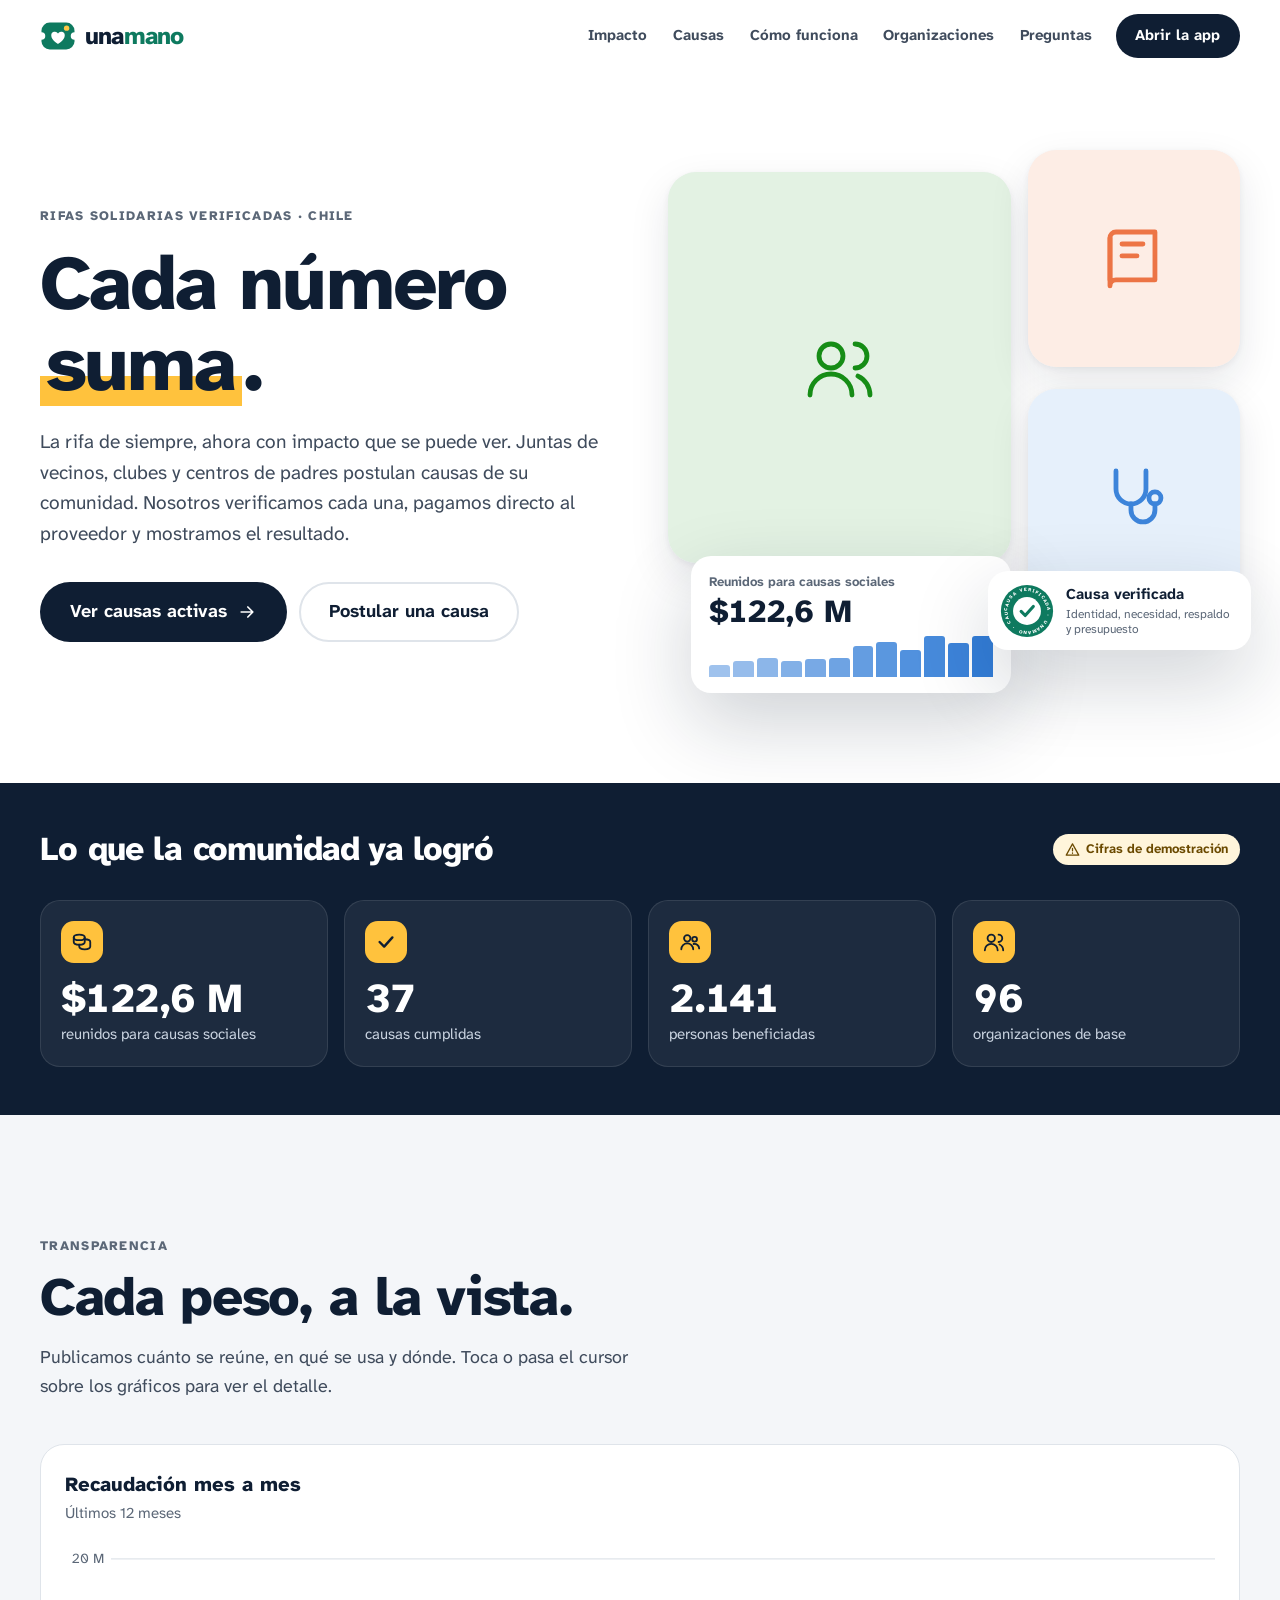
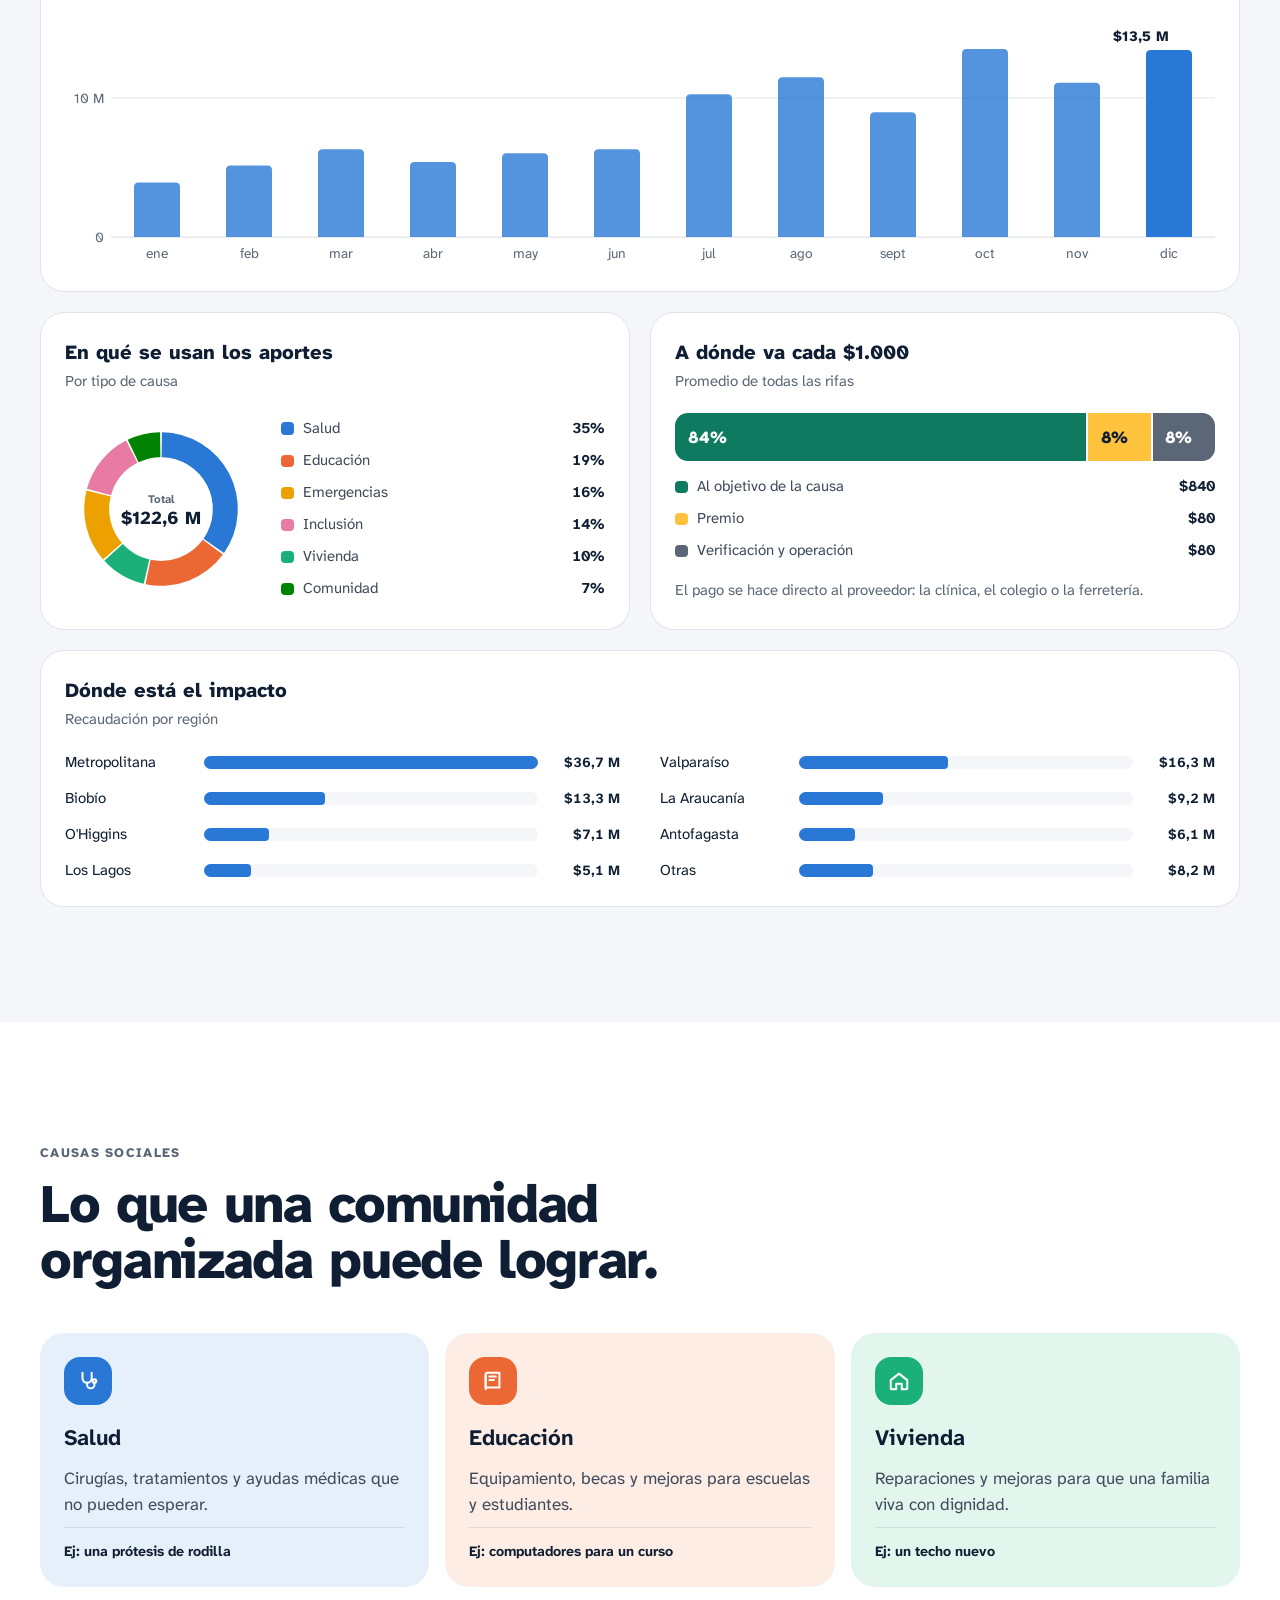
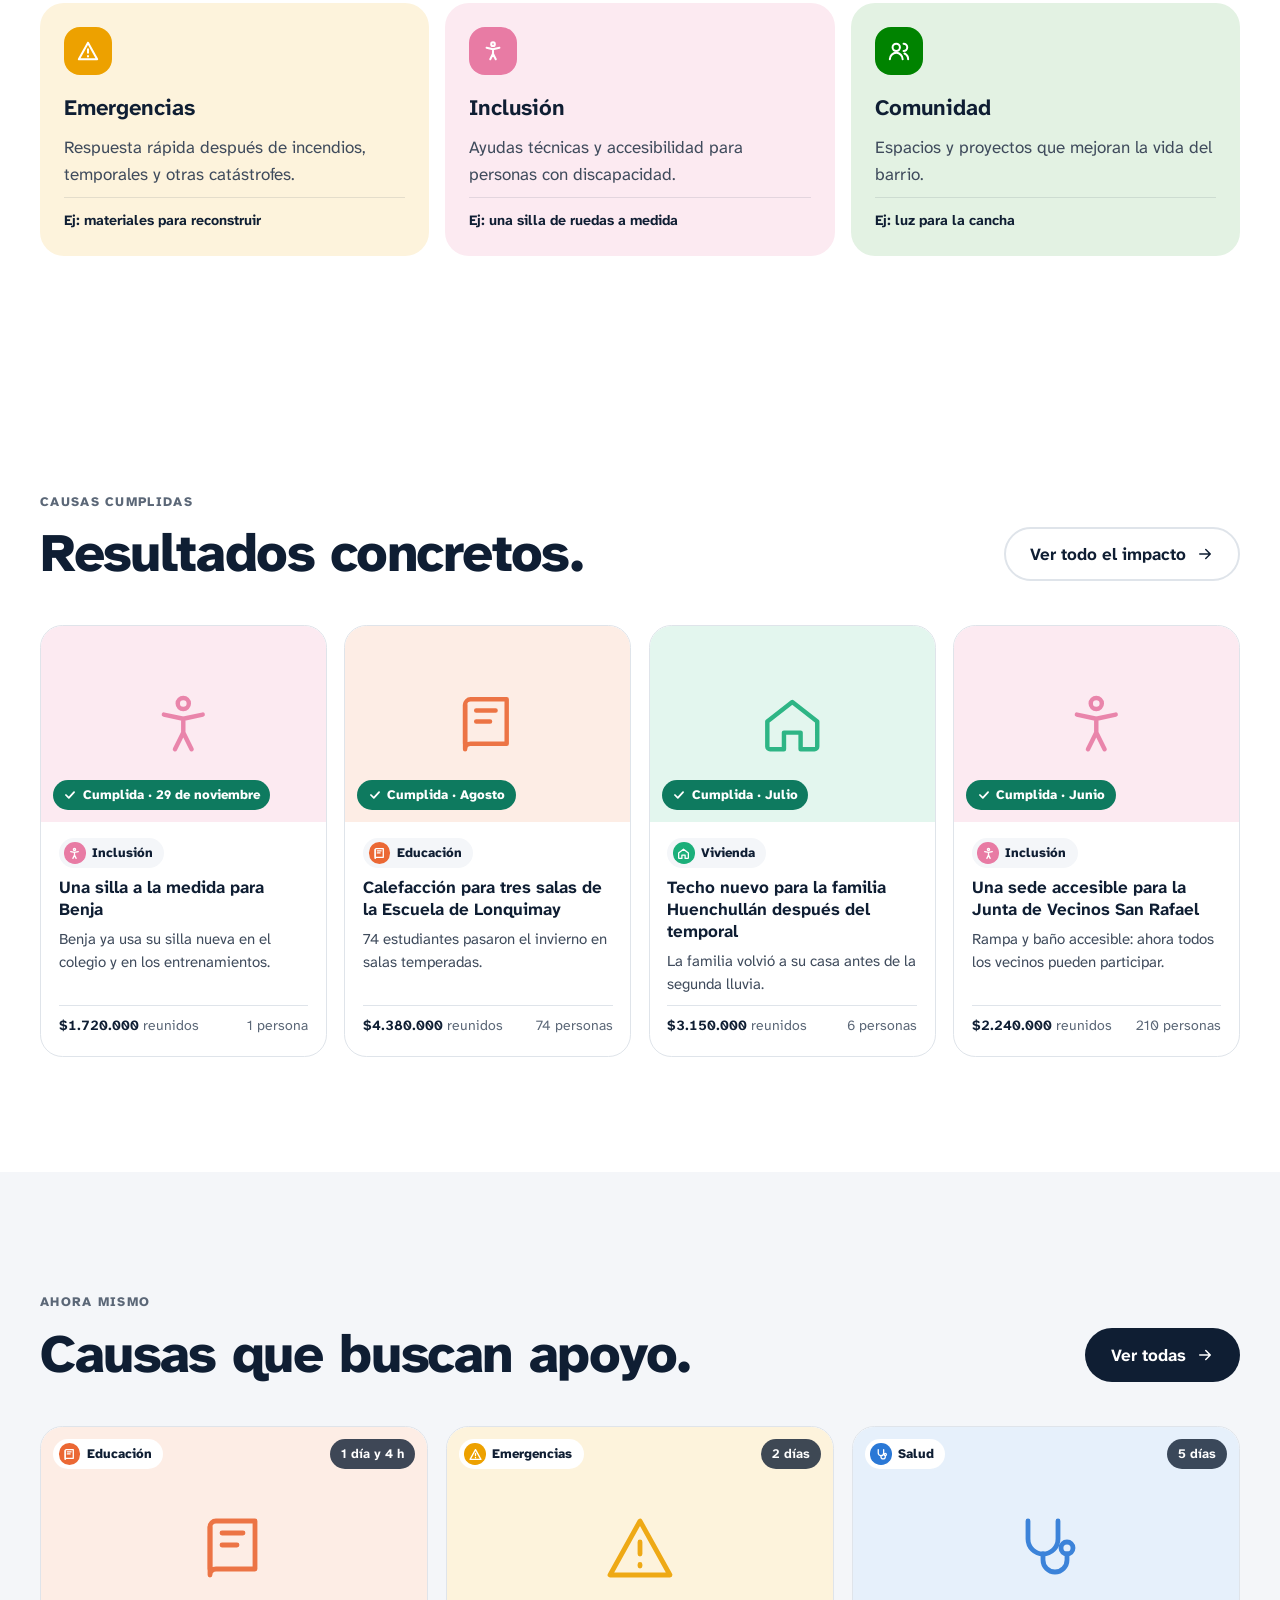
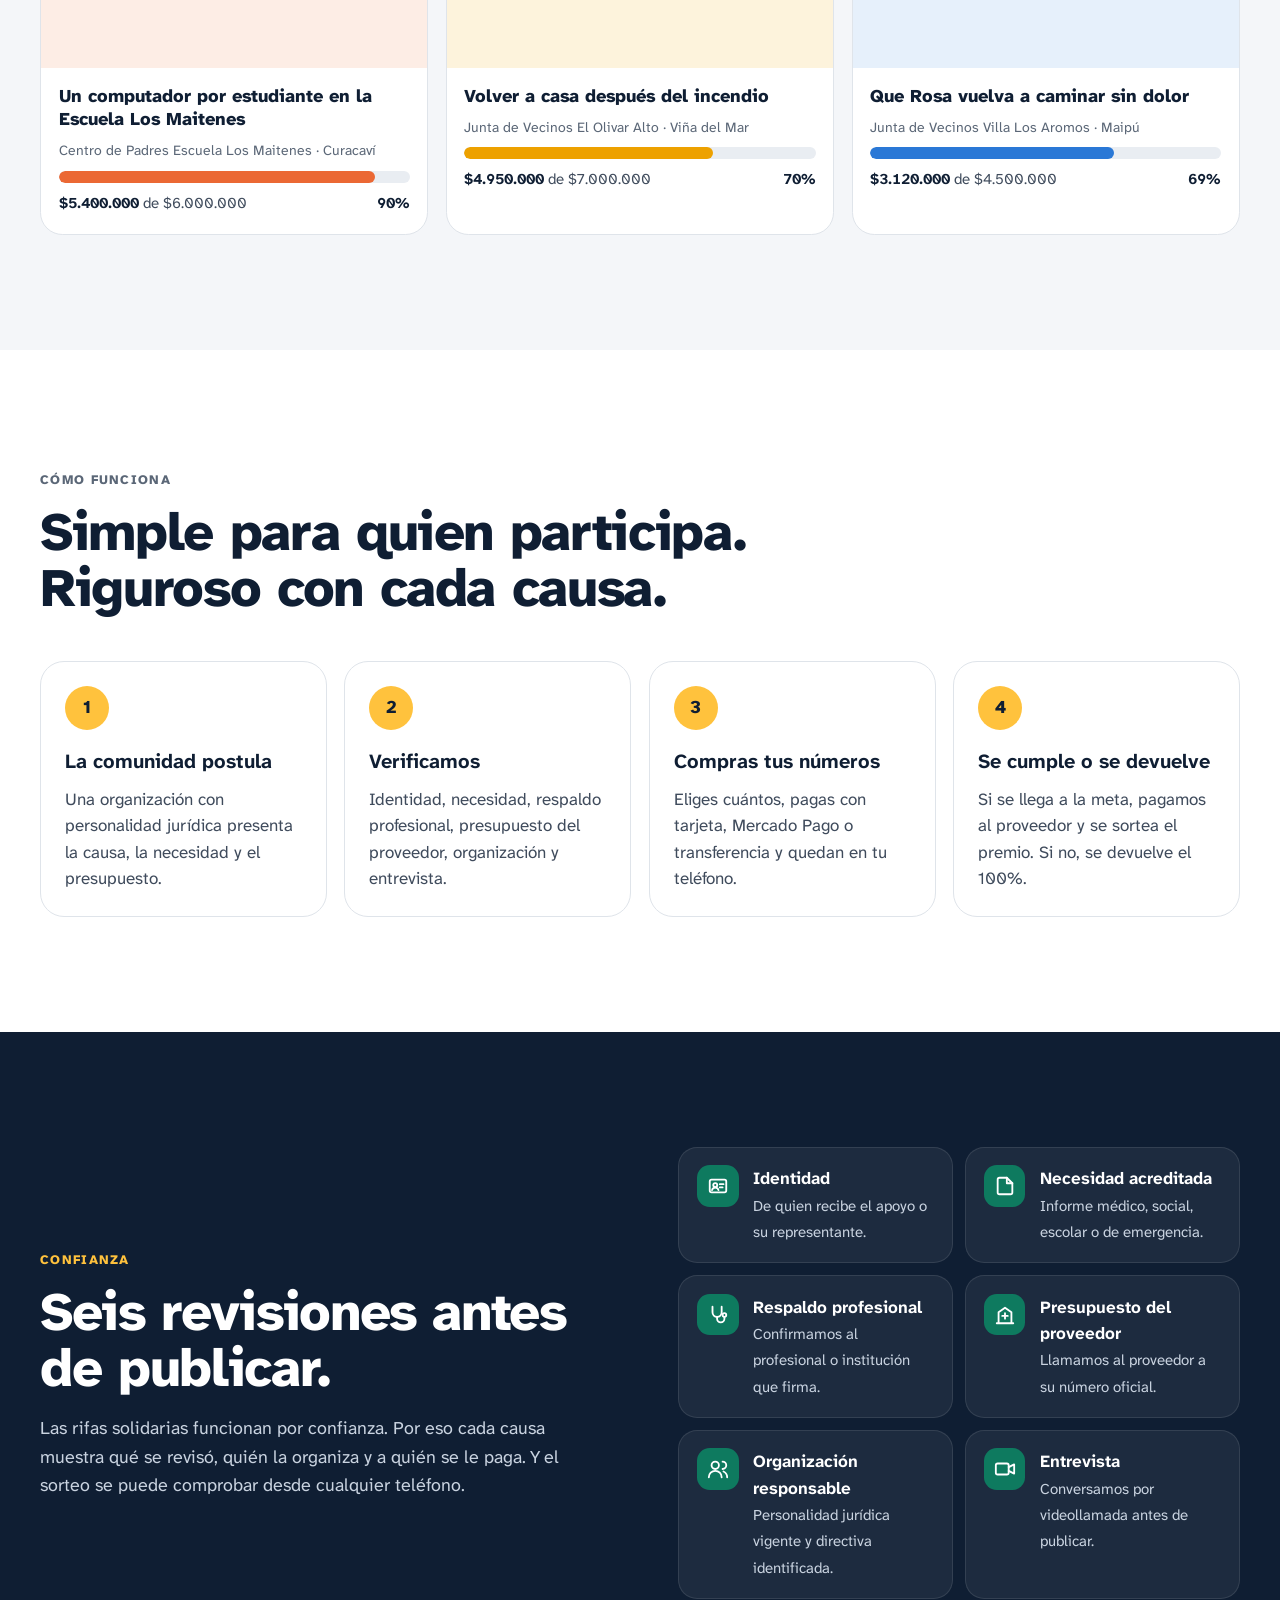
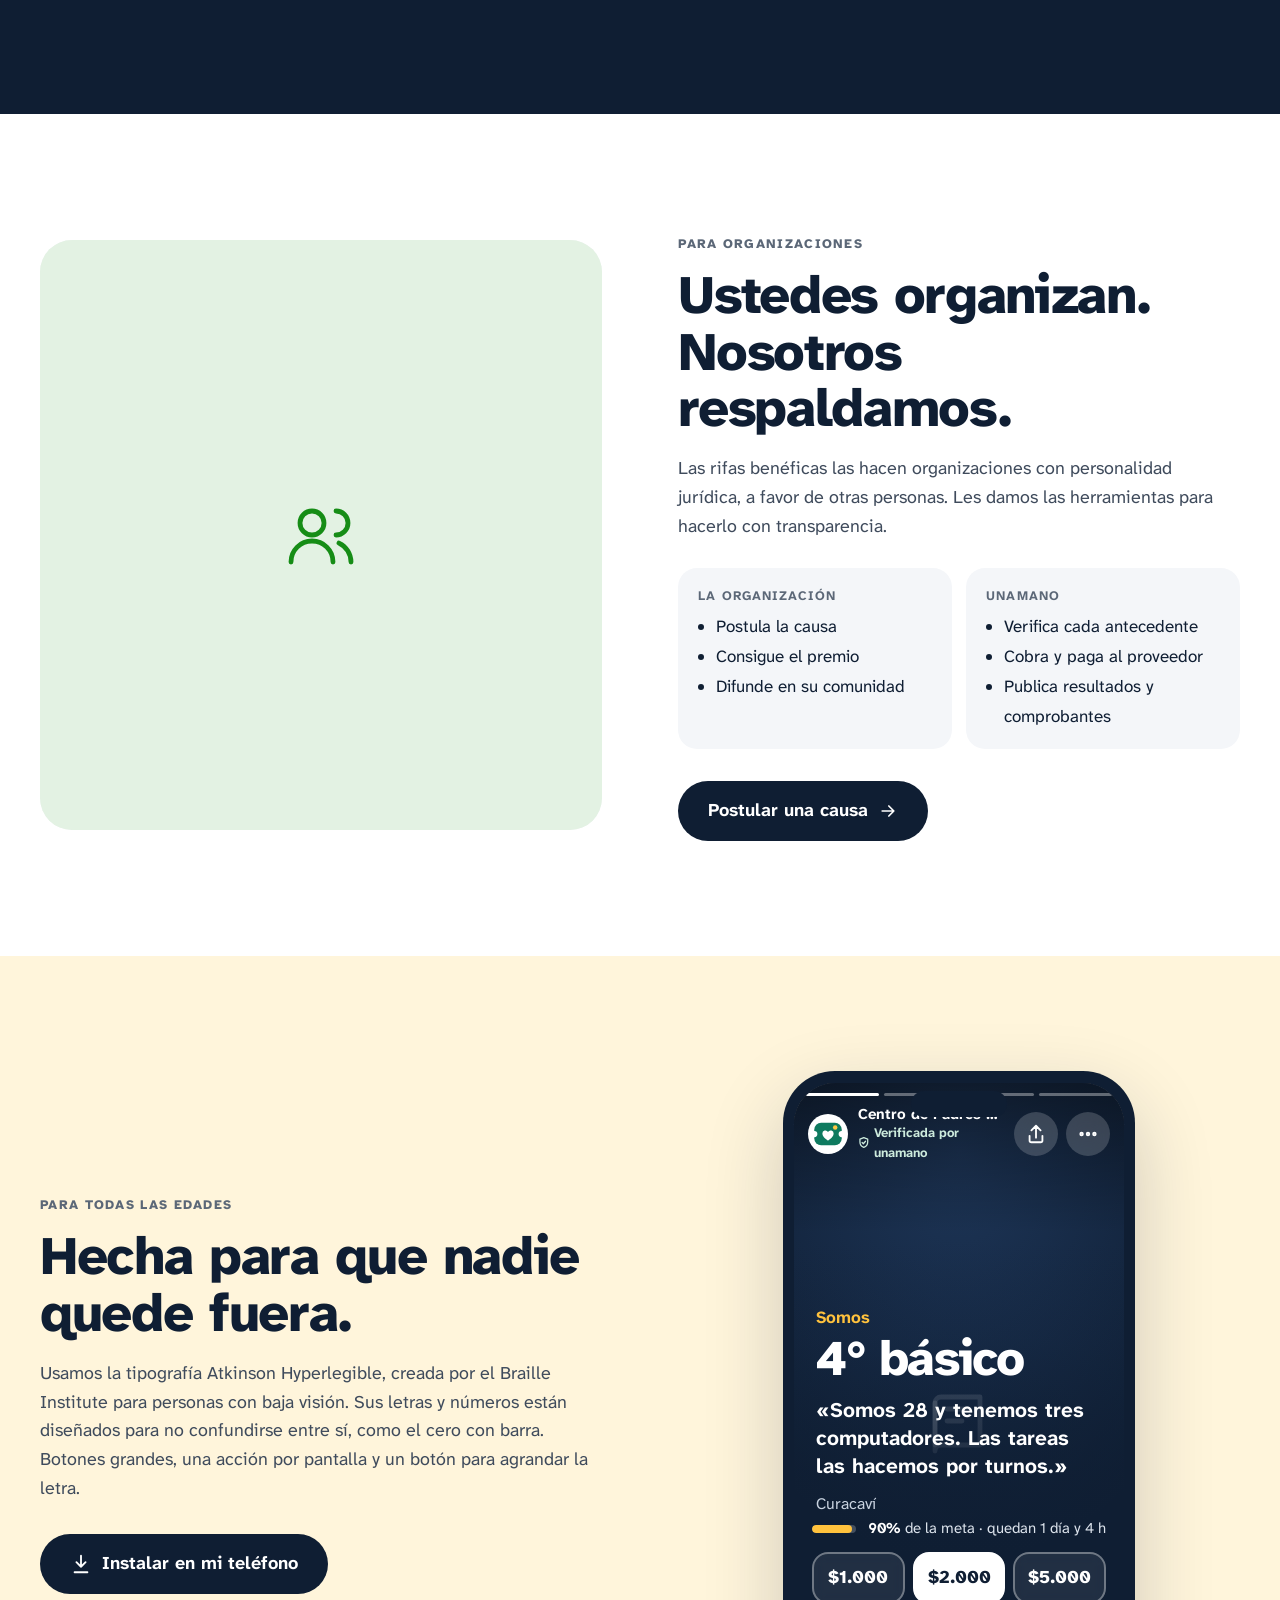
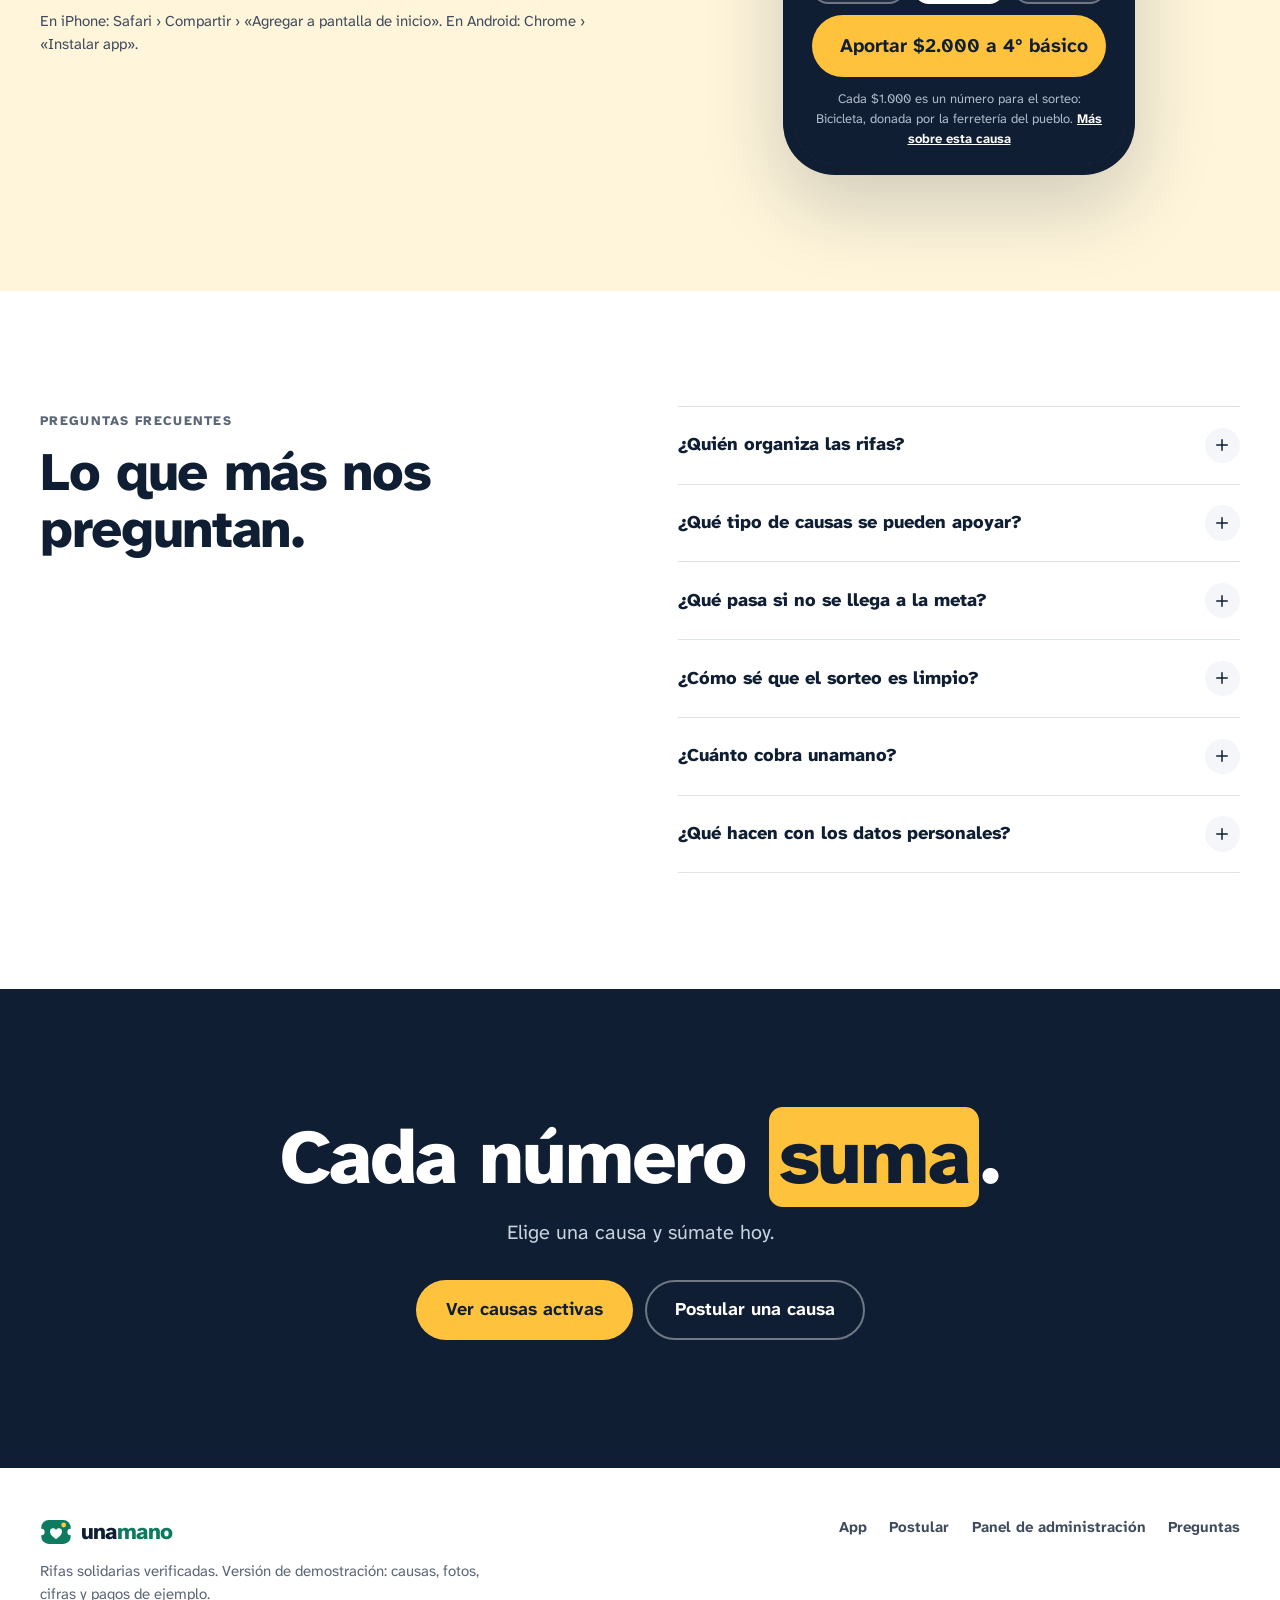
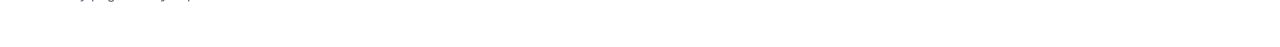
<file: index.html>
<!doctype html>
<html lang="es">
<head>
  <meta charset="utf-8">
  <meta name="viewport" content="width=device-width, initial-scale=1, viewport-fit=cover">
  <title>unamano — Cada número suma</title>
  <meta name="description" content="Rifas solidarias organizadas por la comunidad y verificadas una por una. Salud, educación, vivienda, emergencias, inclusión y proyectos comunitarios, con impacto que se puede ver.">
  <meta name="theme-color" content="#0F1E33">
  <meta property="og:title" content="unamano — Cada número suma">
  <meta property="og:description" content="Rifas solidarias verificadas, con pago directo al proveedor e impacto visible.">
  <meta property="og:type" content="website">
  <meta property="og:image" content="assets/icons/og.png">
  <link rel="manifest" href="manifest.webmanifest">
  <link rel="icon" href="assets/icons/icon-192.png" type="image/png">
  <link rel="apple-touch-icon" href="assets/icons/apple-touch-icon.png">
  <link rel="preload" href="assets/fonts/atkinson.woff2" as="font" type="font/woff2" crossorigin>
  <link rel="stylesheet" href="assets/css/base.css">
  <link rel="stylesheet" href="assets/css/landing.css">
</head>
<body>

<header class="nav" id="nav">
  <div class="wrap">
    <a class="brand" href="#" aria-label="unamano, inicio"><span data-logo="36"></span><span data-wordmark="24"></span></a>
    <nav class="nav-links" aria-label="Secciones">
      <a href="#impacto">Impacto</a>
      <a href="#causas">Causas</a>
      <a href="#como">Cómo funciona</a>
      <a href="#organizaciones">Organizaciones</a>
      <a href="#preguntas">Preguntas</a>
    </nav>
    <a class="btn btn-s" href="app/">Abrir la app</a>
  </div>
</header>

<main>
<section class="hero">
  <div class="wrap">
    <div class="hero-copy">
      <span class="eyebrow">Rifas solidarias verificadas · Chile</span>
      <h1 class="h-xl">Cada número <span class="mark">suma</span>.</h1>
      <p class="lead">La rifa de siempre, ahora con impacto que se puede ver. Juntas de vecinos, clubes y centros de padres postulan causas de su comunidad. Nosotros verificamos cada una, pagamos directo al proveedor y mostramos el resultado.</p>
      <div class="ctas">
        <a class="btn btn-l" href="app/#/causas">Ver causas activas <span data-icon="arrow" data-size="20"></span></a>
        <a class="btn btn-l btn-light" href="app/#/postular">Postular una causa</a>
      </div>
    </div>
    <div class="hero-art" aria-hidden="true">
      <div class="ha-1 ph" data-photo="https://images.unsplash.com/photo-1768244016879-a0f41e01281c" data-cat="comunidad"></div>
      <div class="ha-2 ph" data-photo="https://images.unsplash.com/photo-1473649085228-583485e6e4d7" data-cat="educacion"></div>
      <div class="ha-3 ph" data-photo="https://images.unsplash.com/photo-1758686253896-e6c76b6f7aa1" data-cat="salud"></div>
      <div class="fl fl-kpi"><small>Reunidos para causas sociales</small><b class="num" id="heroTotal">$0</b><div id="heroSpark"></div></div>
      <div class="fl fl-ver"><span data-seal></span><div><b>Causa verificada</b><small>Identidad, necesidad, respaldo y presupuesto</small></div></div>
    </div>
  </div>
</section>

<section class="band" id="impacto">
  <div class="wrap">
    <div class="band-h"><h2 class="h-m">Lo que la comunidad ya logró</h2><span class="demo-tag"><span data-icon="alert" data-size="15"></span> Cifras de demostración</span></div>
    <div class="band-kpis" id="kpis"></div>
  </div>
</section>

<section class="sec dash">
  <div class="wrap">
    <div class="sec-head" data-reveal>
      <span class="eyebrow">Transparencia</span>
      <h2 class="h-l">Cada peso, a la vista.</h2>
      <p class="sub">Publicamos cuánto se reúne, en qué se usa y dónde. Toca o pasa el cursor sobre los gráficos para ver el detalle.</p>
    </div>
    <div class="dgrid">
      <article class="panel wide" data-reveal><div class="panel-h"><h3>Recaudación mes a mes</h3><span>Últimos 12 meses</span></div><div id="chMonths"></div></article>
      <article class="panel" data-reveal><div class="panel-h"><h3>En qué se usan los aportes</h3><span>Por tipo de causa</span></div><div id="chCats"></div></article>
      <article class="panel" data-reveal><div class="panel-h"><h3>A dónde va cada $1.000</h3><span>Promedio de todas las rifas</span></div><div id="chSplit"></div><p class="panel-f">El pago se hace directo al proveedor: la clínica, el colegio o la ferretería.</p></article>
      <article class="panel wide" data-reveal><div class="panel-h"><h3>Dónde está el impacto</h3><span>Recaudación por región</span></div><div id="chRegions"></div></article>
    </div>
  </div>
</section>

<section class="sec cats-sec">
  <div class="wrap">
    <div class="sec-head" data-reveal>
      <span class="eyebrow">Causas sociales</span>
      <h2 class="h-l">Lo que una comunidad organizada puede lograr.</h2>
    </div>
    <div class="catgrid" id="catgrid"></div>
  </div>
</section>

<section class="sec stories-sec">
  <div class="wrap">
    <div class="sec-head row" data-reveal>
      <div><span class="eyebrow">Causas cumplidas</span><h2 class="h-l">Resultados concretos.</h2></div>
      <a class="btn btn-light" href="app/">Ver todo el impacto <span data-icon="arrow" data-size="18"></span></a>
    </div>
    <div class="sgrid" id="sgrid"></div>
  </div>
</section>

<section class="sec live-sec" id="causas">
  <div class="wrap">
    <div class="sec-head row" data-reveal>
      <div><span class="eyebrow">Ahora mismo</span><h2 class="h-l">Causas que buscan apoyo.</h2></div>
      <a class="btn" href="app/#/causas">Ver todas <span data-icon="arrow" data-size="18"></span></a>
    </div>
    <div class="cgrid" id="cgrid"></div>
  </div>
</section>

<section class="sec how" id="como">
  <div class="wrap">
    <div class="sec-head" data-reveal>
      <span class="eyebrow">Cómo funciona</span>
      <h2 class="h-l">Simple para quien participa. Riguroso con cada causa.</h2>
    </div>
    <ol class="steps-l">
      <li data-reveal><span class="n">1</span><h3>La comunidad postula</h3><p>Una organización con personalidad jurídica presenta la causa, la necesidad y el presupuesto.</p></li>
      <li data-reveal style="--dl:.08s"><span class="n">2</span><h3>Verificamos</h3><p>Identidad, necesidad, respaldo profesional, presupuesto del proveedor, organización y entrevista.</p></li>
      <li data-reveal style="--dl:.16s"><span class="n">3</span><h3>Compras tus números</h3><p>Eliges cuántos, pagas con tarjeta, Mercado Pago o transferencia y quedan en tu teléfono.</p></li>
      <li data-reveal style="--dl:.24s"><span class="n">4</span><h3>Se cumple o se devuelve</h3><p>Si se llega a la meta, pagamos al proveedor y se sortea el premio. Si no, se devuelve el 100%.</p></li>
    </ol>
  </div>
</section>

<section class="sec trust-sec">
  <div class="wrap two">
    <div data-reveal>
      <span class="eyebrow">Confianza</span>
      <h2 class="h-l">Seis revisiones antes de publicar.</h2>
      <p class="sub">Las rifas solidarias funcionan por confianza. Por eso cada causa muestra qué se revisó, quién la organiza y a quién se le paga. Y el sorteo se puede comprobar desde cualquier teléfono.</p>
    </div>
    <ul class="tlist" data-reveal>
      <li><span data-icon="id"></span><div><b>Identidad</b><span>De quien recibe el apoyo o su representante.</span></div></li>
      <li><span data-icon="doc"></span><div><b>Necesidad acreditada</b><span>Informe médico, social, escolar o de emergencia.</span></div></li>
      <li><span data-icon="steth"></span><div><b>Respaldo profesional</b><span>Confirmamos al profesional o institución que firma.</span></div></li>
      <li><span data-icon="clinic"></span><div><b>Presupuesto del proveedor</b><span>Llamamos al proveedor a su número oficial.</span></div></li>
      <li><span data-icon="people"></span><div><b>Organización responsable</b><span>Personalidad jurídica vigente y directiva identificada.</span></div></li>
      <li><span data-icon="video"></span><div><b>Entrevista</b><span>Conversamos por videollamada antes de publicar.</span></div></li>
    </ul>
  </div>
</section>

<section class="sec orgs" id="organizaciones">
  <div class="wrap two">
    <div class="orgs-photo ph" data-photo="https://images.unsplash.com/photo-1730875648117-ff32ae9b98c3" data-cat="comunidad" data-reveal></div>
    <div data-reveal>
      <span class="eyebrow">Para organizaciones</span>
      <h2 class="h-l">Ustedes organizan. Nosotros respaldamos.</h2>
      <p class="sub">Las rifas benéficas las hacen organizaciones con personalidad jurídica, a favor de otras personas. Les damos las herramientas para hacerlo con transparencia.</p>
      <div class="deal">
        <div><b>La organización</b><ul><li>Postula la causa</li><li>Consigue el premio</li><li>Difunde en su comunidad</li></ul></div>
        <div><b>unamano</b><ul><li>Verifica cada antecedente</li><li>Cobra y paga al proveedor</li><li>Publica resultados y comprobantes</li></ul></div>
      </div>
      <a class="btn btn-l" href="app/#/postular">Postular una causa <span data-icon="arrow" data-size="20"></span></a>
    </div>
  </div>
</section>

<section class="sec a11y">
  <div class="wrap two">
    <div data-reveal>
      <span class="eyebrow">Para todas las edades</span>
      <h2 class="h-l">Hecha para que nadie quede fuera.</h2>
      <p class="sub">Usamos la tipografía Atkinson Hyperlegible, creada por el Braille Institute para personas con baja visión. Sus letras y números están diseñados para no confundirse entre sí, como el cero con barra. Botones grandes, una acción por pantalla y un botón para agrandar la letra.</p>
      <div class="ctas"><button class="btn btn-l" id="installBtn" type="button"><span data-icon="download"></span> Instalar en mi teléfono</button></div>
      <p class="os-note">En iPhone: Safari › Compartir › «Agregar a pantalla de inicio». En Android: Chrome › «Instalar app».</p>
    </div>
    <div class="phone" data-reveal><iframe src="app/" title="Vista previa de la app unamano" loading="lazy"></iframe></div>
  </div>
</section>

<section class="sec faq" id="preguntas">
  <div class="wrap two" style="align-items:start">
    <div data-reveal>
      <span class="eyebrow">Preguntas frecuentes</span>
      <h2 class="h-l">Lo que más nos preguntan.</h2>
    </div>
    <div>
      <details><summary>¿Quién organiza las rifas? <span class="pm" data-icon="plus" data-size="18"></span></summary><p>Siempre una organización con personalidad jurídica: una junta de vecinos, un centro de padres, un club o un sindicato, con fines benéficos y a favor de otra persona o grupo. unamano aporta la verificación, el sistema de venta y el pago al proveedor.</p></details>
      <details><summary>¿Qué tipo de causas se pueden apoyar? <span class="pm" data-icon="plus" data-size="18"></span></summary><p>Salud, educación, vivienda, emergencias, inclusión y proyectos comunitarios. Lo importante es que la necesidad esté acreditada y que exista un proveedor que reciba el pago.</p></details>
      <details><summary>¿Qué pasa si no se llega a la meta? <span class="pm" data-icon="plus" data-size="18"></span></summary><p>No hay sorteo y se devuelve el 100% de cada compra al mismo medio de pago. La meta se calcula para que el objetivo quede cubierto completo.</p></details>
      <details><summary>¿Cómo sé que el sorteo es limpio? <span class="pm" data-icon="plus" data-size="18"></span></summary><p>Antes de vender el primer número publicamos la huella digital de una clave secreta. El día del sorteo revelamos la clave y el número ganador sale de una fórmula pública. Cualquiera puede comprobarlo desde la app.</p></details>
      <details><summary>¿Cuánto cobra unamano? <span class="pm" data-icon="plus" data-size="18"></span></summary><p>Postular es gratis. De lo reunido, un 8% financia la verificación de casos, los pagos y la plataforma. El reparto completo aparece en cada rifa.</p></details>
      <details><summary>¿Qué hacen con los datos personales? <span class="pm" data-icon="plus" data-size="18"></span></summary><p>Los usamos solo para verificar la causa, con autorización expresa. Los datos de salud son sensibles y no se publican sin permiso.</p></details>
    </div>
  </div>
</section>

<section class="final">
  <div class="wrap" data-reveal>
    <h2 class="h-xl">Cada número <span class="mark">suma</span>.</h2>
    <p>Elige una causa y súmate hoy.</p>
    <div class="ctas"><a class="btn btn-sun btn-l" href="app/#/causas">Ver causas activas</a><a class="btn btn-l btn-ghost-w" href="app/#/postular">Postular una causa</a></div>
  </div>
</section>
</main>

<footer class="foot">
  <div class="wrap">
    <div><a href="#" class="brand"><span data-logo="32"></span><span data-wordmark="22"></span></a>
      <p>Rifas solidarias verificadas. Versión de demostración: causas, fotos, cifras y pagos de ejemplo.</p></div>
    <nav aria-label="Pie de página"><a href="app/">App</a><a href="app/#/postular">Postular</a><a href="admin/">Panel de administración</a><a href="#preguntas">Preguntas</a></nav>
  </div>
</footer>

<script type="module" src="assets/js/landing.js"></script>
</body>
</html>
</file>
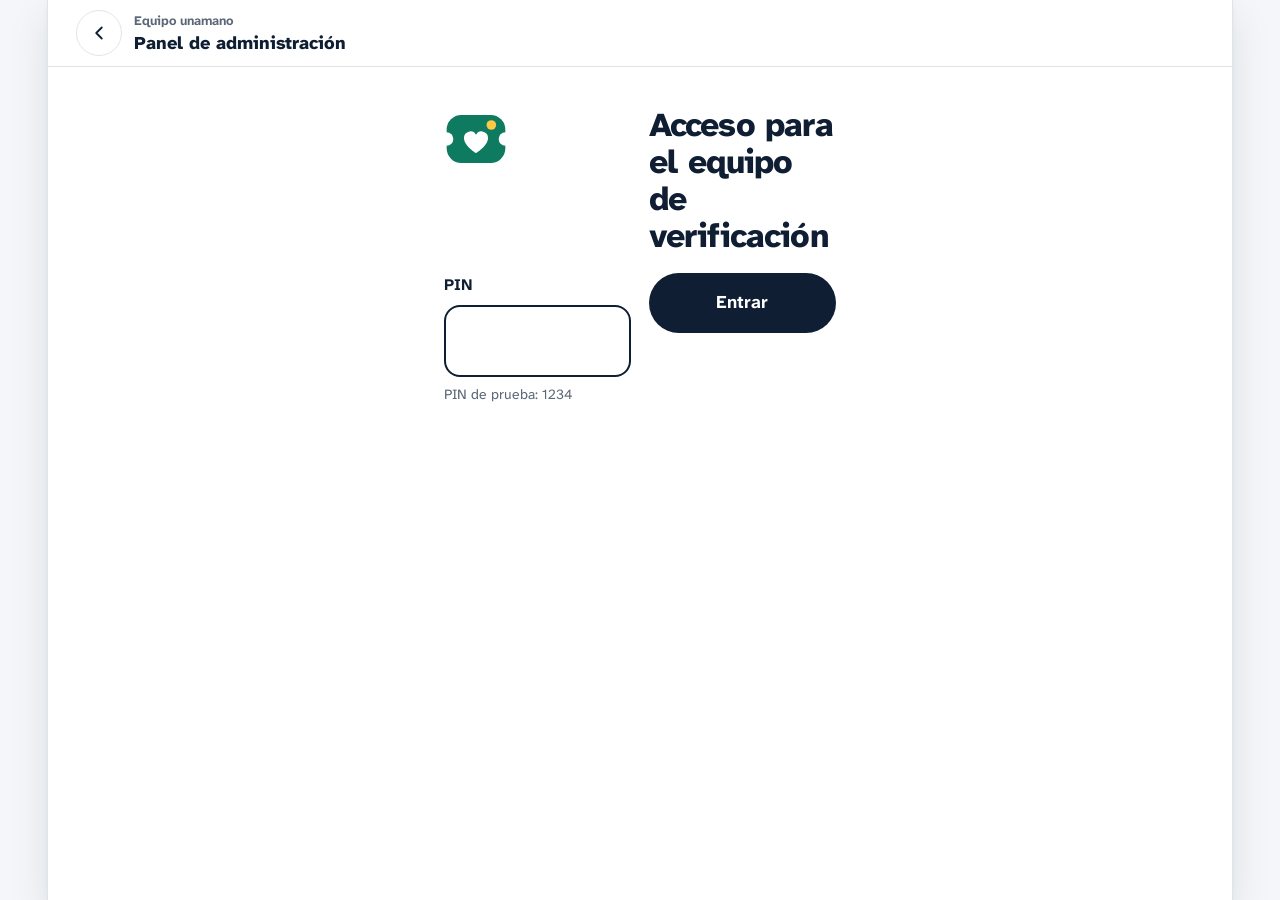
<file: admin/index.html>
<!doctype html>
<html lang="es">
<head>
  <meta charset="utf-8">
  <meta name="viewport" content="width=device-width, initial-scale=1, viewport-fit=cover">
  <title>unamano — Panel de administración</title>
  <meta name="robots" content="noindex">
  <meta name="theme-color" content="#FFFFFF">
  <link rel="manifest" href="../manifest.webmanifest">
  <link rel="icon" href="../assets/icons/icon-192.png" type="image/png">
  <link rel="apple-touch-icon" href="../assets/icons/apple-touch-icon.png">
  <meta name="apple-mobile-web-app-capable" content="yes">
  <meta name="mobile-web-app-capable" content="yes">
  <meta name="apple-mobile-web-app-status-bar-style" content="default">
  <meta name="apple-mobile-web-app-title" content="unamano">
  <link rel="preload" href="../assets/fonts/atkinson.woff2" as="font" type="font/woff2" crossorigin>
  <link rel="stylesheet" href="../assets/css/base.css">
  <link rel="stylesheet" href="../assets/css/app.css">
</head>
<body class="app admin-mode">
  <div class="shell">
    <main id="view" tabindex="-1" aria-live="polite"></main>
    <nav class="tabbar" aria-label="Navegación principal">
      <a href="#/impacto" data-tab="home">
        <svg width="24" height="24" viewBox="0 0 24 24" fill="none" stroke="currentColor" stroke-width="2.2" stroke-linecap="round" stroke-linejoin="round" aria-hidden="true"><path d="M4 20V10M10 20V4M16 20v-7M22 20H2"/></svg>
        <span>Impacto</span>
      </a>
      <a href="#/causas" data-tab="causes">
        <svg width="24" height="24" viewBox="0 0 24 24" fill="none" stroke="currentColor" stroke-width="2.2" stroke-linecap="round" stroke-linejoin="round" aria-hidden="true"><path d="M12 20s-7.5-4.4-7.5-10A4.2 4.2 0 0 1 12 7.6 4.2 4.2 0 0 1 19.5 10c0 5.6-7.5 10-7.5 10z"/></svg>
        <span>Causas</span>
      </a>
      <a href="#/mis-numeros" data-tab="mine">
        <svg width="24" height="24" viewBox="0 0 24 24" fill="none" stroke="currentColor" stroke-width="2.2" stroke-linecap="round" stroke-linejoin="round" aria-hidden="true"><path d="M3 8a2 2 0 0 0 2-2h14a2 2 0 0 0 2 2v2a2 2 0 0 0 0 4v2a2 2 0 0 0-2 2H5a2 2 0 0 0-2-2v-2a2 2 0 0 0 0-4z"/><path d="M14 6v12" stroke-dasharray="2 2.6"/></svg>
        <span>Mis números</span>
      </a>
      <a href="#/postular" data-tab="apply">
        <svg width="24" height="24" viewBox="0 0 24 24" fill="none" stroke="currentColor" stroke-width="2.2" stroke-linecap="round" stroke-linejoin="round" aria-hidden="true"><path d="M8 13V5.5a1.5 1.5 0 0 1 3 0V11M11 10V4.5a1.5 1.5 0 0 1 3 0V11M14 10.5V6a1.5 1.5 0 0 1 3 0v7c0 4.4-2.8 8-7 8-2.6 0-4.2-1.3-5.6-3.4L2.8 15a1.6 1.6 0 0 1 2.6-1.8L8 15"/></svg>
        <span>Postular</span>
      </a>
    </nav>
  </div>
  <div id="sheet-root"></div>
  <div id="toast-root" aria-live="assertive"></div>
  <noscript>Necesitas JavaScript para usar unamano.</noscript>
  <script type="module" src="../assets/js/app.js"></script>
</body>
</html>
</file>
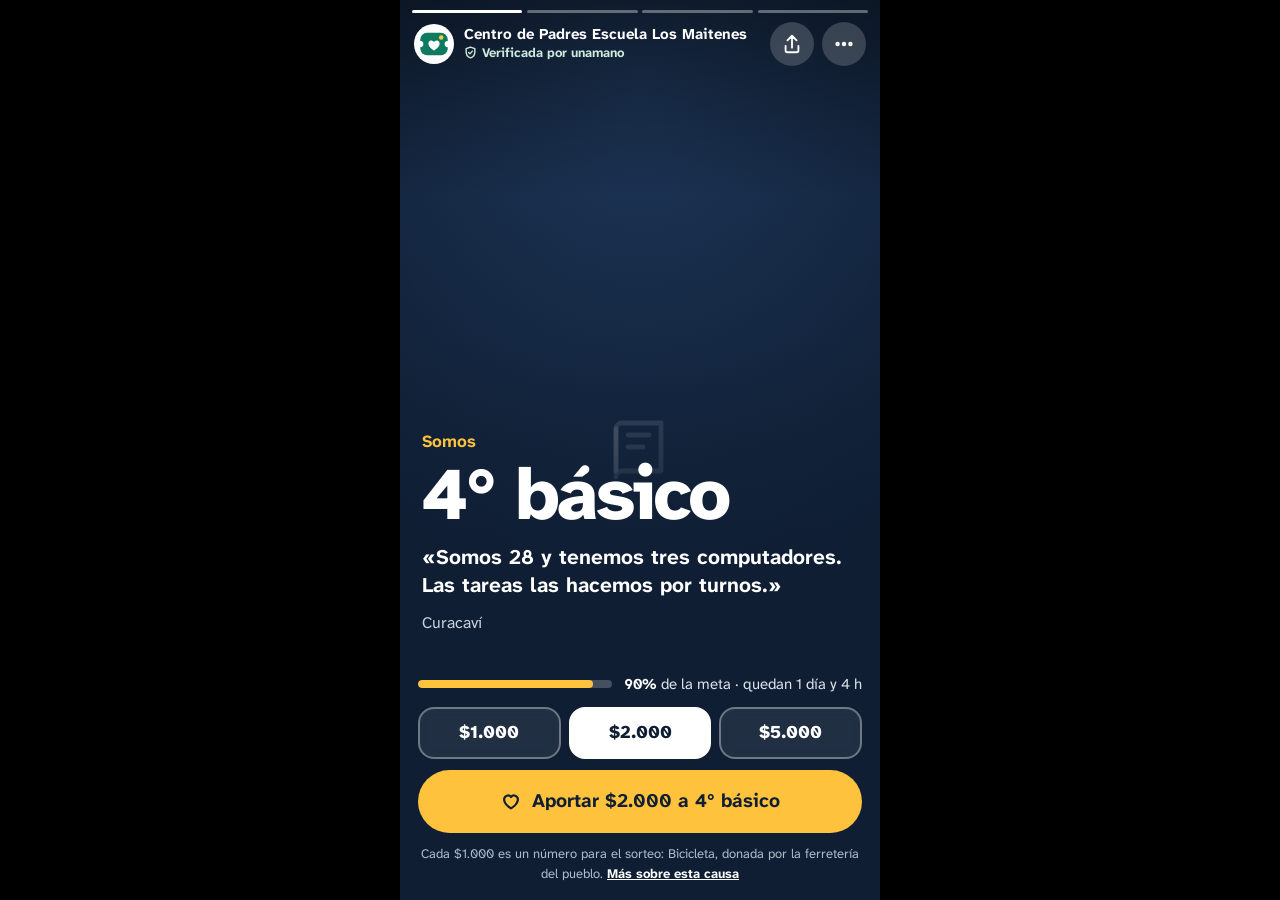
<file: app/index.html>
<!doctype html>
<html lang="es">
<head>
  <meta charset="utf-8">
  <meta name="viewport" content="width=device-width, initial-scale=1, viewport-fit=cover">
  <title>unamano — Cada número suma</title>
  <meta name="description" content="Rifas solidarias organizadas por la comunidad y verificadas una por una. Mira el impacto de cada aporte.">
  <meta name="theme-color" content="#FFFFFF">
  <link rel="manifest" href="../manifest.webmanifest">
  <link rel="icon" href="../assets/icons/icon-192.png" type="image/png">
  <link rel="apple-touch-icon" href="../assets/icons/apple-touch-icon.png">
  <meta name="apple-mobile-web-app-capable" content="yes">
  <meta name="mobile-web-app-capable" content="yes">
  <meta name="apple-mobile-web-app-status-bar-style" content="default">
  <meta name="apple-mobile-web-app-title" content="unamano">
  <link rel="preload" href="../assets/fonts/atkinson.woff2" as="font" type="font/woff2" crossorigin>
  <link rel="stylesheet" href="../assets/css/base.css">
  <link rel="stylesheet" href="../assets/css/app.css">
</head>
<body class="app">
  <div class="shell">
    <main id="view" tabindex="-1" aria-live="polite"></main>
    <nav class="tabbar" aria-label="Navegación principal">
      <a href="#/impacto" data-tab="home">
        <svg width="24" height="24" viewBox="0 0 24 24" fill="none" stroke="currentColor" stroke-width="2.2" stroke-linecap="round" stroke-linejoin="round" aria-hidden="true"><path d="M4 20V10M10 20V4M16 20v-7M22 20H2"/></svg>
        <span>Impacto</span>
      </a>
      <a href="#/causas" data-tab="causes">
        <svg width="24" height="24" viewBox="0 0 24 24" fill="none" stroke="currentColor" stroke-width="2.2" stroke-linecap="round" stroke-linejoin="round" aria-hidden="true"><path d="M12 20s-7.5-4.4-7.5-10A4.2 4.2 0 0 1 12 7.6 4.2 4.2 0 0 1 19.5 10c0 5.6-7.5 10-7.5 10z"/></svg>
        <span>Causas</span>
      </a>
      <a href="#/mis-numeros" data-tab="mine">
        <svg width="24" height="24" viewBox="0 0 24 24" fill="none" stroke="currentColor" stroke-width="2.2" stroke-linecap="round" stroke-linejoin="round" aria-hidden="true"><path d="M3 8a2 2 0 0 0 2-2h14a2 2 0 0 0 2 2v2a2 2 0 0 0 0 4v2a2 2 0 0 0-2 2H5a2 2 0 0 0-2-2v-2a2 2 0 0 0 0-4z"/><path d="M14 6v12" stroke-dasharray="2 2.6"/></svg>
        <span>Mis números</span>
      </a>
      <a href="#/postular" data-tab="apply">
        <svg width="24" height="24" viewBox="0 0 24 24" fill="none" stroke="currentColor" stroke-width="2.2" stroke-linecap="round" stroke-linejoin="round" aria-hidden="true"><path d="M8 13V5.5a1.5 1.5 0 0 1 3 0V11M11 10V4.5a1.5 1.5 0 0 1 3 0V11M14 10.5V6a1.5 1.5 0 0 1 3 0v7c0 4.4-2.8 8-7 8-2.6 0-4.2-1.3-5.6-3.4L2.8 15a1.6 1.6 0 0 1 2.6-1.8L8 15"/></svg>
        <span>Postular</span>
      </a>
    </nav>
  </div>
  <div id="sheet-root"></div>
  <div id="toast-root" aria-live="assertive"></div>
  <noscript>Necesitas JavaScript para usar unamano.</noscript>
  <script type="module" src="../assets/js/app.js"></script>
</body>
</html>
</file>
<file: assets/css/base.css>
/* ==========================================================
   unamano — sistema visual
   Tipografía: Atkinson Hyperlegible, diseñada por el Braille
   Institute para que la lea bien cualquier persona, también
   quienes tienen baja visión. Es la idea del proyecto: que
   nadie quede fuera.
   Todo se mide en rem para que "Letra grande" escale la app.
   ========================================================== */

@font-face { font-family: "Atkinson"; src: url("../fonts/atkinson.woff2") format("woff2"); font-weight: 200 800; font-style: normal; font-display: swap; }
@font-face { font-family: "Atkinson"; src: url("../fonts/atkinson-italic.woff2") format("woff2"); font-weight: 200 800; font-style: italic; font-display: swap; }
@font-face { font-family: "Atkinson Mono"; src: url("../fonts/atkinson-mono.woff2") format("woff2"); font-weight: 200 800; font-style: normal; font-display: swap; }

:root {
  --bg: #FFFFFF;
  --surface: #F4F6F9;
  --surface-2: #E9EDF2;
  --line: #DFE4EA;
  --ink: #0F1E33;
  --ink-2: #3F4B5C;
  --ink-3: #5B6777;

  --brand: #0F1E33;
  --sun: #FFC23D;
  --sun-50: #FFF5DB;
  --ok: #0E7A5F;
  --ok-50: #E6F4EE;
  --bad: #B3261E;
  --bad-50: #FDECEA;

  --f-sans: "Atkinson", system-ui, -apple-system, "Segoe UI", Roboto, sans-serif;
  --f-mono: "Atkinson Mono", ui-monospace, "SF Mono", Menlo, monospace;

  --r-s: .75rem;
  --r: 1.125rem;
  --r-l: 1.5rem;
  --sh-1: 0 1px 2px rgba(15, 30, 51, .06), 0 2px 10px rgba(15, 30, 51, .05);
  --sh-2: 0 2px 6px rgba(15, 30, 51, .06), 0 16px 40px rgba(15, 30, 51, .10);
  --sh-3: 0 30px 80px rgba(15, 30, 51, .20);
  --ease: cubic-bezier(.2, .8, .2, 1);
  --spring: cubic-bezier(.34, 1.4, .64, 1);
  --safe-b: env(safe-area-inset-bottom, 0px);
  --safe-t: env(safe-area-inset-top, 0px);
}
html[data-size="l"] { font-size: 112.5%; }
html[data-size="xl"] { font-size: 125%; }

*, *::before, *::after { box-sizing: border-box; }
html { -webkit-text-size-adjust: 100%; scroll-behavior: smooth; }
body {
  margin: 0; background: var(--bg); color: var(--ink);
  font-family: var(--f-sans); font-size: 1.0625rem; line-height: 1.55;
  -webkit-font-smoothing: antialiased; text-rendering: optimizeLegibility;
}
img, svg { display: block; max-width: 100%; }
button, input, select, textarea { font: inherit; color: inherit; }
button { cursor: pointer; }
a { color: inherit; }
:focus-visible { outline: 3px solid #2a78d6; outline-offset: 2px; border-radius: .5rem; }

/* ---------- Tipografía ---------- */
.h-xl, .h-l, .h-m, .h-s { font-weight: 800; letter-spacing: -.025em; line-height: 1.05; margin: 0; }
.h-xl { font-size: clamp(2.6rem, 6vw, 5rem); }
.h-l { font-size: clamp(2.1rem, 4.2vw, 3.4rem); }
.h-m { font-size: clamp(1.6rem, 2.6vw, 2.1rem); line-height: 1.12; }
.h-s { font-size: 1.25rem; line-height: 1.2; }
/* Subrayado tipo destacador: marca lo que importa */
.mark { background: linear-gradient(transparent 62%, var(--sun) 62%, var(--sun) 92%, transparent 92%); padding: 0 .08em; -webkit-box-decoration-break: clone; box-decoration-break: clone; }
.eyebrow { font-size: .8125rem; font-weight: 800; letter-spacing: .1em; text-transform: uppercase; color: var(--ink-3); }
.muted { color: var(--ink-2); }
.num { font-variant-numeric: tabular-nums; }
.mono { font-family: var(--f-mono); }

/* ---------- Botones ---------- */
.btn {
  --bg: var(--brand); --fg: #fff; --bd: transparent;
  display: inline-flex; align-items: center; justify-content: center; gap: .6rem;
  min-height: 3.375rem; padding: 0 1.5rem; border-radius: 999px;
  border: 2px solid var(--bd); background: var(--bg); color: var(--fg);
  font-weight: 700; font-size: 1.0625rem; text-decoration: none; white-space: nowrap; text-align: center;
  transition: transform .18s var(--ease), box-shadow .2s var(--ease), background .2s;
  -webkit-tap-highlight-color: transparent; user-select: none;
}
.btn:hover { background: color-mix(in srgb, var(--bg) 88%, #000); }
.btn:active { transform: scale(.97); }
.btn[disabled], .btn.is-disabled { opacity: .4; pointer-events: none; }
.btn-sun { --bg: var(--sun); --fg: var(--ink); }
.btn-light { --bg: #fff; --fg: var(--ink); --bd: var(--line); }
.btn-light:hover { background: var(--surface); }
.btn-ghost { --bg: transparent; --fg: var(--ink); }
.btn-ghost:hover { background: var(--surface); }
.btn-danger { --bg: #fff; --fg: var(--bad); --bd: #F2C8C4; }
.btn-danger:hover { background: #FFF6F5; }
.btn-ok { --bg: var(--ok); --fg: #fff; }
.btn-block { width: 100%; }
.btn-s { min-height: 2.75rem; padding: 0 1.1rem; font-size: .9375rem; }
.btn-l { min-height: 3.75rem; padding: 0 1.75rem; font-size: 1.125rem; }

/* ---------- Piezas ---------- */
.card { background: #fff; border: 1px solid var(--line); border-radius: var(--r-l); box-shadow: var(--sh-1); }
.vpill { display: inline-flex; align-items: center; gap: .35rem; height: 1.85rem; padding: 0 .75rem 0 .55rem; border-radius: 999px; background: #fff; color: var(--ok); font-size: .8125rem; font-weight: 800; box-shadow: 0 2px 10px rgba(15,30,51,.14); }
.chip { display: inline-flex; align-items: center; gap: .4rem; height: 1.85rem; padding: 0 .7rem; border-radius: 999px; font-size: .8125rem; font-weight: 700; background: var(--surface); color: var(--ink-2); white-space: nowrap; }
.chip-ok { background: var(--ok-50); color: var(--ok); }
.chip-sun { background: var(--sun-50); color: #7A5200; }
.chip-bad { background: var(--bad-50); color: var(--bad); }
.cat { display: inline-flex; align-items: center; gap: .4rem; height: 1.85rem; padding: 0 .7rem 0 .35rem; border-radius: 999px; font-size: .8125rem; font-weight: 800; color: var(--ink); background: #fff; white-space: nowrap; }
.cat i { width: 1.35rem; height: 1.35rem; border-radius: 50%; display: grid; place-items: center; color: #fff; }

.bar { position: relative; height: .75rem; border-radius: 999px; background: var(--surface-2); overflow: hidden; }
.bar > i { position: absolute; inset: 0 auto 0 0; width: var(--p, 0%); border-radius: inherit; background: var(--c, var(--ok)); transition: width 1.1s var(--ease); }

/* Foto con respaldo */
.ph { position: relative; overflow: hidden; background: var(--surface); container-type: size; }
.ph img { position: absolute; inset: 0; width: 100%; height: 100%; object-fit: cover; }
.ph-fb { position: absolute; inset: 0; display: grid; place-items: center; }
.ph-fb svg { width: min(4.5rem, 34cqmin); height: min(4.5rem, 34cqmin); opacity: .9; }

.seal { flex-shrink: 0; }
.sr-only { position: absolute !important; width: 1px; height: 1px; padding: 0; margin: -1px; overflow: hidden; clip: rect(0 0 0 0); white-space: nowrap; border: 0; }

/* ---------- Gráficos ---------- */
.viz svg text { font-family: var(--f-sans); }
.viz .axis { fill: var(--ink-3); font-size: 12px; }
.viz .grid { stroke: var(--line); stroke-width: 1; }
.viz .mk { transition: opacity .15s; cursor: pointer; }
.viz:hover .mk:not(:hover) { opacity: .55; }
.vtip { position: fixed; z-index: 200; pointer-events: none; background: var(--ink); color: #fff; padding: .55rem .75rem; border-radius: .75rem; font-size: .875rem; line-height: 1.35; box-shadow: var(--sh-2); opacity: 0; transform: translate(-50%, calc(-100% - 10px)); transition: opacity .12s; white-space: nowrap; }
.vtip b { display: block; font-size: 1rem; }
.vtip.on { opacity: 1; }
.legend-l { display: flex; flex-direction: column; gap: .55rem; }
.legend-l div { display: grid; grid-template-columns: auto 1fr auto; gap: .6rem; align-items: center; font-size: .9375rem; }
.legend-l i { width: .8rem; height: .8rem; border-radius: .25rem; }
.legend-l b { font-variant-numeric: tabular-nums; }
.legend-l span { color: var(--ink-2); }

@media (prefers-reduced-motion: reduce) {
  *, *::before, *::after { animation-duration: .001ms !important; animation-iteration-count: 1 !important; transition-duration: .001ms !important; scroll-behavior: auto !important; }
}
</file>
<file: assets/css/landing.css>
/* ==========================================================
   unamano — landing
   ========================================================== */
.wrap { width: min(75rem, calc(100% - 2.5rem)); margin: 0 auto; }
.two { display: grid; grid-template-columns: 1fr 1fr; gap: clamp(2.5rem, 6vw, 5.5rem); align-items: center; }
@media (max-width: 60rem) { .two { grid-template-columns: 1fr; } }
.sec { padding: clamp(4.5rem, 9vw, 7.5rem) 0; }
.sec-head { max-width: 46rem; margin-bottom: 2.75rem; }
.sec-head.row { max-width: none; display: flex; flex-wrap: wrap; gap: 1.25rem; align-items: flex-end; justify-content: space-between; }
.h-l { margin-top: .75rem; }
.sub { font-size: clamp(1.0625rem, 1.4vw, 1.25rem); line-height: 1.6; color: var(--ink-2); margin: 1.1rem 0 0; max-width: 52ch; }
.ctas { display: flex; flex-wrap: wrap; gap: .75rem; margin-top: 2rem; }
.demo-tag { display: inline-flex; align-items: center; gap: .4rem; padding: .35rem .75rem; border-radius: 999px; background: var(--sun-50); color: #6B4A00; font-size: .8125rem; font-weight: 700; }

/* Nav */
.nav { position: sticky; top: 0; z-index: 50; background: rgba(255,255,255,.9); backdrop-filter: blur(14px); -webkit-backdrop-filter: blur(14px); border-bottom: 1px solid transparent; transition: border-color .2s; }
.nav.scrolled { border-color: var(--line); }
.nav .wrap { display: flex; align-items: center; gap: 1.5rem; height: 4.5rem; }
.brand { display: flex; align-items: center; gap: .55rem; text-decoration: none; color: var(--ink); }
.nav-links { display: flex; gap: 1.6rem; margin-left: auto; }
.nav-links a { text-decoration: none; font-weight: 700; font-size: .9375rem; color: var(--ink-2); }
.nav-links a:hover { color: var(--ink); }
@media (max-width: 56rem) { .nav-links { display: none; } .nav .btn { margin-left: auto; } }

/* Hero */
.hero { padding: clamp(2.5rem, 6vw, 5rem) 0 clamp(4rem, 7vw, 6rem); overflow: hidden; }
.hero .wrap { display: grid; grid-template-columns: 1fr 1fr; gap: 3.5rem; align-items: center; }
@media (max-width: 62rem) { .hero .wrap { grid-template-columns: 1fr; } }
.hero h1 { margin-top: 1rem; }
.hero .lead { font-size: clamp(1.125rem, 1.5vw, 1.3rem); line-height: 1.6; color: var(--ink-2); margin: 1.4rem 0 0; max-width: 36em; }
.hero-art { position: relative; aspect-ratio: 1 / .95; width: 100%; max-width: 36rem; margin: 0 auto; }
.hero-art .ph { position: absolute; border-radius: 1.75rem; box-shadow: var(--sh-2); }
.ha-1 { left: 0; top: 4%; width: 60%; height: 72%; }
.ha-2 { right: 0; top: 0; width: 37%; height: 40%; }
.ha-3 { right: 0; top: 44%; width: 37%; height: 40%; }
.fl { position: absolute; background: #fff; border-radius: 1.25rem; box-shadow: var(--sh-3); animation: floaty 7s ease-in-out infinite; }
@keyframes floaty { 50% { transform: translateY(-.6rem); } }
.fl-kpi { left: 4%; bottom: 0; width: 56%; padding: 1rem 1.15rem; animation-delay: -2s; }
.fl-kpi small { display: block; color: var(--ink-3); font-weight: 700; font-size: .8125rem; }
.fl-kpi b { display: block; font-size: 2rem; font-weight: 800; letter-spacing: -.03em; line-height: 1.1; margin: .1rem 0 .4rem; }
.fl-ver { right: -2%; bottom: 8%; display: flex; gap: .75rem; align-items: center; padding: .75rem 1rem .75rem .75rem; width: 46%; animation-delay: -4s; }
.fl-ver b { display: block; font-size: .9375rem; }
.fl-ver small { font-size: .75rem; color: var(--ink-3); line-height: 1.3; display: block; }
@media (max-width: 34rem) { .fl-ver { width: 60%; right: -3%; bottom: 24%; } .fl-kpi { width: 70%; } }

/* Franja de impacto */
.band { background: var(--ink); color: #fff; padding: 3rem 0; }
.band-h { display: flex; flex-wrap: wrap; gap: 1rem; align-items: center; justify-content: space-between; margin-bottom: 2rem; }
.band-h .h-m { color: #fff; }
.band-kpis { display: grid; grid-template-columns: repeat(4, minmax(0, 1fr)); gap: 1rem; }
@media (max-width: 52rem) { .band-kpis { grid-template-columns: repeat(2, minmax(0, 1fr)); } }
.bk { padding: 1.25rem; border-radius: 1.25rem; background: rgba(255,255,255,.06); border: 1px solid rgba(255,255,255,.1); }
.bk .ic { width: 2.6rem; height: 2.6rem; border-radius: .8rem; display: grid; place-items: center; margin-bottom: .9rem; background: var(--sun); color: var(--ink); }
.bk b { display: block; font-size: clamp(1.8rem, 3.2vw, 2.6rem); font-weight: 800; letter-spacing: -.03em; line-height: 1.05; }
.bk span { color: #C9D3E0; font-size: .9375rem; }

/* Panel de gráficos */
.dash { background: var(--surface); }
.dgrid { display: grid; grid-template-columns: repeat(2, minmax(0, 1fr)); gap: 1.25rem; }
@media (max-width: 52rem) { .dgrid { grid-template-columns: 1fr; } }
.panel { background: #fff; border: 1px solid var(--line); border-radius: 1.5rem; padding: 1.5rem; }
.panel.wide { grid-column: 1 / -1; }
@media (max-width: 52rem) { .panel.wide { grid-column: auto; } }
.panel-h { display: flex; flex-direction: column; gap: .1rem; margin-bottom: 1.25rem; }
.panel-h h3 { margin: 0; font-size: 1.25rem; font-weight: 800; }
.panel-h span { color: var(--ink-3); font-size: .9375rem; }
.panel-f { margin: 1rem 0 0; color: var(--ink-3); font-size: .9375rem; }
.donut-wrap { display: flex; gap: 1.5rem; align-items: center; flex-wrap: wrap; }
.donut-wrap .viz { width: 12rem !important; }
.donut-wrap .legend-l { flex: 1; min-width: 12rem; }
.hbars { display: grid; grid-template-columns: repeat(2, minmax(0, 1fr)); gap: .8rem 2.5rem; }
@media (max-width: 40rem) { .hbars { grid-template-columns: 1fr; } }
.hb { display: grid; grid-template-columns: 8rem 1fr auto; gap: .7rem; align-items: center; font-size: .9375rem; cursor: pointer; }
.hb-t { height: .8rem; border-radius: 999px; background: var(--surface); overflow: hidden; }
.hb-t i { display: block; height: 100%; border-radius: 0 4px 4px 0; }
.hb-v { font-size: .875rem; min-width: 4.4rem; text-align: right; }
.split-bar { display: flex; gap: 2px; height: 3rem; border-radius: .8rem; overflow: hidden; }
.split-bar > div { display: flex; align-items: center; padding: 0 .8rem; font-weight: 800; white-space: nowrap; overflow: hidden; }
.split-note { display: none; }

/* Tipos de causa */
.catgrid { display: grid; grid-template-columns: repeat(3, minmax(0, 1fr)); gap: 1rem; }
@media (max-width: 56rem) { .catgrid { grid-template-columns: repeat(2, minmax(0, 1fr)); } }
@media (max-width: 34rem) { .catgrid { grid-template-columns: 1fr; } }
.ct { border-radius: 1.5rem; padding: 1.5rem; display: flex; flex-direction: column; gap: .6rem; min-height: 13rem; position: relative; overflow: hidden; }
.ct i { width: 3rem; height: 3rem; border-radius: 1rem; display: grid; place-items: center; color: #fff; margin-bottom: .4rem; }
.ct b { font-size: 1.375rem; }
.ct p { margin: 0; color: var(--ink-2); }
.ct small { margin-top: auto; padding-top: .8rem; font-weight: 700; color: var(--ink); border-top: 1px solid rgba(15,30,51,.1); }

/* Historias */
.sgrid { display: grid; grid-template-columns: repeat(4, minmax(0, 1fr)); gap: 1.1rem; }
@media (max-width: 64rem) { .sgrid { grid-template-columns: repeat(2, minmax(0, 1fr)); } }
@media (max-width: 34rem) { .sgrid { grid-template-columns: 1fr; } }
.story { background: #fff; border: 1px solid var(--line); border-radius: 1.4rem; overflow: hidden; display: flex; flex-direction: column; text-decoration: none; color: var(--ink); }
.story .ph { aspect-ratio: 16 / 11; }
.done-badge { position: absolute; left: .75rem; bottom: .75rem; display: inline-flex; align-items: center; gap: .35rem; padding: .3rem .65rem; border-radius: 999px; background: var(--ok); color: #fff; font-size: .8125rem; font-weight: 800; }
.story-b { padding: 1rem 1.1rem 1.2rem; display: flex; flex-direction: column; gap: .5rem; align-items: flex-start; flex: 1; }
.story-b .cat { background: var(--surface); }
.story-b > b { font-size: 1.0625rem; line-height: 1.3; }
.story-b p { margin: 0; color: var(--ink-2); font-size: .9375rem; }
.story-m { display: flex; justify-content: space-between; width: 100%; font-size: .875rem; color: var(--ink-3); padding-top: .6rem; border-top: 1px solid var(--line); margin-top: auto; }
.story-m b { color: var(--ink); }

/* Causas activas */
.live-sec { background: var(--surface); }
.cgrid { display: grid; grid-template-columns: repeat(3, minmax(0, 1fr)); gap: 1.1rem; }
@media (max-width: 60rem) { .cgrid { grid-template-columns: repeat(2, minmax(0, 1fr)); } }
@media (max-width: 34rem) { .cgrid { grid-template-columns: 1fr; } }
.cc { text-decoration: none; color: var(--ink); background: #fff; border: 1px solid var(--line); border-radius: 1.4rem; overflow: hidden; display: flex; flex-direction: column; transition: transform .25s var(--ease), box-shadow .25s; }
.cc:hover { transform: translateY(-4px); box-shadow: var(--sh-2); }
.cc .ph { aspect-ratio: 16 / 10; }
.cc-top { position: absolute; inset: .75rem .75rem auto .75rem; display: flex; justify-content: space-between; z-index: 1; }
.cc-time { height: 1.85rem; padding: 0 .7rem; border-radius: 999px; background: rgba(15,30,51,.8); color: #fff; font-size: .8125rem; font-weight: 700; display: inline-flex; align-items: center; }
.cc-b { padding: 1rem 1.1rem 1.2rem; display: flex; flex-direction: column; gap: .55rem; }
.cc-t { font-size: 1.125rem; font-weight: 800; line-height: 1.3; }
.cc-o { font-size: .875rem; color: var(--ink-3); }
.cc-m { display: flex; justify-content: space-between; font-size: .9375rem; color: var(--ink-2); }
.cc-m b { color: var(--ink); }

/* Cómo funciona */
.steps-l { list-style: none; padding: 0; margin: 0; display: grid; grid-template-columns: repeat(4, minmax(0, 1fr)); gap: 1.1rem; counter-reset: s; }
@media (max-width: 62rem) { .steps-l { grid-template-columns: repeat(2, minmax(0, 1fr)); } }
@media (max-width: 34rem) { .steps-l { grid-template-columns: 1fr; } }
.steps-l li { padding: 1.5rem; border-radius: 1.5rem; border: 1px solid var(--line); display: flex; flex-direction: column; gap: .6rem; }
.steps-l .n { width: 2.75rem; height: 2.75rem; border-radius: 50%; background: var(--sun); display: grid; place-items: center; font-weight: 800; font-size: 1.125rem; margin-bottom: .4rem; }
.steps-l h3 { margin: 0; font-size: 1.25rem; }
.steps-l p { margin: 0; color: var(--ink-2); }

/* Confianza */
.trust-sec { background: var(--ink); color: #fff; }
.trust-sec .eyebrow { color: var(--sun); }
.trust-sec .sub { color: #C9D3E0; }
.tlist { list-style: none; padding: 0; margin: 0; display: grid; grid-template-columns: repeat(2, minmax(0, 1fr)); gap: .75rem; }
@media (max-width: 34rem) { .tlist { grid-template-columns: 1fr; } }
.tlist li { display: flex; gap: .9rem; padding: 1.1rem; border-radius: 1.2rem; background: rgba(255,255,255,.06); border: 1px solid rgba(255,255,255,.1); }
.tlist li > span { width: 2.6rem; height: 2.6rem; border-radius: .8rem; background: var(--ok); color: #fff; display: grid; place-items: center; flex-shrink: 0; }
.tlist b { display: block; }
.tlist div span { color: #C9D3E0; font-size: .9375rem; }

/* Organizaciones */
.orgs-photo { aspect-ratio: 4 / 4.2; border-radius: 2rem; }
.deal { display: grid; grid-template-columns: 1fr 1fr; gap: .9rem; margin: 1.75rem 0 2rem; }
@media (max-width: 34rem) { .deal { grid-template-columns: 1fr; } }
.deal > div { background: var(--surface); border-radius: 1.2rem; padding: 1.1rem 1.25rem; }
.deal b { display: block; font-size: .8125rem; text-transform: uppercase; letter-spacing: .08em; color: var(--ink-3); margin-bottom: .4rem; }
.deal ul { margin: 0; padding-left: 1.1rem; line-height: 1.75; }

/* Accesibilidad e instalación */
.a11y { background: var(--sun-50); }
.os-note { margin: 1rem 0 0; font-size: .9375rem; color: var(--ink-2); }
.phone { justify-self: center; width: 22rem; height: 44rem; border-radius: 3.25rem; background: var(--ink); padding: .7rem; box-shadow: var(--sh-3); position: relative; }
.phone::before { content: ""; position: absolute; top: 1.25rem; left: 50%; transform: translateX(-50%); width: 6rem; height: 1.6rem; border-radius: 1rem; background: var(--ink); z-index: 2; }
.phone iframe { width: 100%; height: 100%; border: 0; border-radius: 2.6rem; background: #fff; display: block; }
@media (max-width: 60rem) { .phone { display: none; } }

/* FAQ */
.faq details { border-bottom: 1px solid var(--line); }
.faq details:first-child { border-top: 1px solid var(--line); }
.faq summary { list-style: none; cursor: pointer; display: flex; justify-content: space-between; align-items: center; gap: 1.25rem; padding: 1.3rem 0; font-weight: 800; font-size: 1.125rem; }
.faq summary::-webkit-details-marker { display: none; }
.faq .pm { width: 2.2rem; height: 2.2rem; border-radius: 50%; background: var(--surface); display: grid; place-items: center; flex-shrink: 0; transition: transform .3s var(--ease); }
.faq details[open] .pm { transform: rotate(45deg); background: var(--sun); }
.faq details p { margin: 0 0 1.4rem; color: var(--ink-2); line-height: 1.65; }

/* Final */
.final { background: var(--ink); color: #fff; text-align: center; padding: clamp(5rem, 10vw, 8rem) 0; }
.final .mark { background: var(--sun); color: var(--ink); padding: 0 .14em; border-radius: .18em; }
.final p { font-size: 1.25rem; color: #C9D3E0; margin: 1.25rem 0 0; }
.final .ctas { justify-content: center; }
.btn-ghost-w { --bg: transparent; --fg: #fff; --bd: rgba(255,255,255,.4); }
.btn-ghost-w:hover { background: rgba(255,255,255,.08); }
.foot { padding: 3rem 0 2.5rem; font-size: .9375rem; color: var(--ink-3); }
.foot .wrap { display: flex; flex-wrap: wrap; gap: 2rem; justify-content: space-between; align-items: flex-start; }
.foot p { margin: .75rem 0 0; max-width: 46ch; }
.foot nav { display: flex; gap: 1.4rem; flex-wrap: wrap; }
.foot nav a { text-decoration: none; font-weight: 700; color: var(--ink-2); }

[data-reveal] { opacity: 0; transform: translateY(1.5rem); transition: opacity .8s var(--ease), transform .8s var(--ease); transition-delay: var(--dl, 0s); }
[data-reveal].in { opacity: 1; transform: none; }
@media (prefers-reduced-motion: reduce) { [data-reveal] { opacity: 1; transform: none; } }
.spark { display: flex; align-items: flex-end; gap: 3px; height: 2.6rem; }
.spark i { flex: 1; background: #2a78d6; border-radius: 3px 3px 0 0; }
.bk b { white-space: nowrap; }
@media (max-width: 34rem) {
  .fl-ver { display: none; }
  .fl-kpi { width: 72%; left: 0; }
  .bk b { font-size: 1.6rem; }
}
</file>
<file: assets/css/app.css>
/* ==========================================================
   unamano — app (todo en rem: escala con "Letra grande")
   ========================================================== */

body.app { background: var(--surface); min-height: 100dvh; overscroll-behavior-y: none; }
.shell { position: relative; max-width: 30rem; min-height: 100dvh; margin: 0 auto; background: var(--bg); }
@media (min-width: 32rem) { .shell { box-shadow: 0 0 0 1px var(--line), var(--sh-2); } }
#view { min-height: 100dvh; padding-bottom: calc(6.5rem + var(--safe-b)); outline: none; }
body.no-tabbar #view { padding-bottom: 0; }

/* ---------- Barra inferior ---------- */
.tabbar {
  position: fixed; z-index: 40; left: 50%; transform: translateX(-50%); bottom: 0; width: min(30rem, 100%);
  display: grid; grid-template-columns: repeat(4, minmax(0, 1fr)); padding: .4rem .5rem calc(.4rem + var(--safe-b));
  background: rgba(255,255,255,.95); backdrop-filter: blur(16px); -webkit-backdrop-filter: blur(16px); border-top: 1px solid var(--line);
  transition: transform .35s var(--ease);
}
body.no-tabbar .tabbar { transform: translate(-50%, 110%); pointer-events: none; }
.tabbar a { display: flex; flex-direction: column; align-items: center; justify-content: center; gap: .2rem; min-height: 3.6rem; border-radius: 1rem; color: var(--ink-3); text-decoration: none; font-size: .8125rem; font-weight: 700; -webkit-tap-highlight-color: transparent; }
.tabbar a.on { color: var(--ink); }
.tabbar a.on svg { background: var(--sun); border-radius: 999px; padding: 2px 14px; width: auto; height: 28px; box-sizing: content-box; }
.tabbar svg { transition: background .2s; padding: 2px 14px; box-sizing: content-box; height: 28px; }

/* ---------- Barras superiores ---------- */
.topbar { position: sticky; top: 0; z-index: 30; display: flex; align-items: center; justify-content: space-between; gap: .75rem; padding: calc(.75rem + var(--safe-t)) 1.25rem .75rem; background: rgba(255,255,255,.94); backdrop-filter: blur(14px); -webkit-backdrop-filter: blur(14px); }
.brand { display: flex; align-items: center; gap: .55rem; text-decoration: none; color: var(--ink); }
.topbar-r { display: flex; gap: .5rem; }
.icon-btn { width: 2.9rem; height: 2.9rem; border-radius: 50%; border: 1px solid var(--line); background: #fff; display: grid; place-items: center; color: var(--ink); text-decoration: none; flex-shrink: 0; transition: transform .15s; }
.icon-btn:active { transform: scale(.94); }
.icon-btn.float { border: 0; box-shadow: 0 4px 16px rgba(15,30,51,.2); }
.subbar { position: sticky; top: 0; z-index: 30; display: flex; align-items: center; gap: .75rem; padding: calc(.6rem + var(--safe-t)) 1rem .6rem; background: rgba(255,255,255,.95); backdrop-filter: blur(14px); -webkit-backdrop-filter: blur(14px); border-bottom: 1px solid var(--line); }
.subbar-t { min-width: 0; }
.subbar h1 { margin: 0; font-size: 1.125rem; font-weight: 800; line-height: 1.25; white-space: nowrap; overflow: hidden; text-overflow: ellipsis; }
.subbar small { display: block; font-size: .8125rem; color: var(--ink-3); font-weight: 700; }

.page-head { padding: .75rem 1.25rem .25rem; }
.page-head h1 { margin: 0; font-size: 2rem; font-weight: 800; letter-spacing: -.025em; line-height: 1.1; }
.page-head p { margin: .4rem 0 0; color: var(--ink-2); }
.sec-t { display: flex; align-items: baseline; justify-content: space-between; gap: .75rem; margin: 2rem 1.25rem .9rem; }
.sec-t h2 { margin: 0; font-size: 1.375rem; font-weight: 800; letter-spacing: -.02em; }
.sec-t a { font-size: .9375rem; font-weight: 700; color: var(--ok); text-decoration: none; }

/* ---------- Impacto (inicio) ---------- */
.ih { padding: .5rem 1.25rem 0; }
.ih-collage { position: relative; height: 13.5rem; margin-bottom: 1.4rem; }
.ih-collage .ph { position: absolute; border-radius: 1.4rem; box-shadow: var(--sh-2); }
.ih-collage .c1 { left: 0; top: 0; width: 62%; height: 100%; }
.ih-collage .c2 { right: 0; top: 0; width: 35%; height: 48%; }
.ih-collage .c3 { right: 0; bottom: 0; width: 35%; height: 48%; }
.ih h1 { margin: .4rem 0 0; font-size: 2.6rem; font-weight: 800; letter-spacing: -.03em; line-height: 1.02; }
.ih p { margin: .75rem 0 0; font-size: 1.0625rem; color: var(--ink-2); }
.demo-tag { display: inline-flex; align-items: center; gap: .4rem; margin-top: .9rem; padding: .35rem .7rem; border-radius: 999px; background: var(--sun-50); color: #6B4A00; font-size: .8125rem; font-weight: 700; }

.kpis { display: grid; grid-template-columns: repeat(2, minmax(0, 1fr)); gap: .7rem; padding: 1.5rem 1.25rem 0; }
.kpi { border-radius: 1.25rem; padding: 1rem; display: flex; flex-direction: column; gap: .3rem; background: var(--surface); }
.kpi-ic { width: 2.5rem; height: 2.5rem; border-radius: .8rem; display: grid; place-items: center; margin-bottom: .3rem; }
.kpi b { font-size: 1.75rem; font-weight: 800; letter-spacing: -.03em; line-height: 1.05; }
.kpi > span:last-child { font-size: .875rem; color: var(--ink-2); line-height: 1.3; }
.k1 { background: var(--ink); color: #fff; }
.k1 > span:last-child { color: #C9D3E0; }
.k1 .kpi-ic { background: var(--sun); color: var(--ink); }
.k2 .kpi-ic { background: var(--ok-50); color: var(--ok); }
.k3 .kpi-ic { background: #E6F0FB; color: #2a78d6; }
.k4 .kpi-ic { background: #FDEDE5; color: #C24E1F; }

.live-cta, .apply-cta { margin: 1rem 1.25rem 0; display: flex; align-items: center; gap: .9rem; padding: 1.1rem 1.1rem 1.1rem 1.25rem; border-radius: 1.25rem; text-decoration: none; color: var(--ink); background: var(--sun); }
.live-cta b, .apply-cta b { display: block; font-size: 1.0625rem; line-height: 1.25; }
.live-cta span, .apply-cta span { font-size: .9375rem; }
.live-cta > div, .apply-cta > div { flex: 1; }
.live-cta .arr, .apply-cta .arr { width: 2.75rem; height: 2.75rem; border-radius: 50%; background: var(--ink); color: #fff; display: grid; place-items: center; flex-shrink: 0; }
.pulse { width: .75rem; height: .75rem; border-radius: 50%; background: var(--ink); box-shadow: 0 0 0 0 rgba(15,30,51,.5); animation: pulse 1.8s infinite; flex-shrink: 0; }
@keyframes pulse { 70% { box-shadow: 0 0 0 .7rem rgba(15,30,51,0); } 100% { box-shadow: 0 0 0 0 rgba(15,30,51,0); } }
.apply-cta { background: var(--ink); color: #fff; margin-bottom: .5rem; }
.apply-cta span { color: #C9D3E0; }
.apply-cta .arr { background: var(--sun); color: var(--ink); }

.panel { margin: 1rem 1.25rem 0; padding: 1.25rem; border: 1px solid var(--line); border-radius: 1.4rem; background: #fff; }
.panel-h { display: flex; flex-direction: column; gap: .1rem; margin-bottom: 1rem; }
.panel-h h2 { margin: 0; font-size: 1.1875rem; font-weight: 800; letter-spacing: -.015em; }
.panel-h span { font-size: .875rem; color: var(--ink-3); display: flex; align-items: center; gap: .4rem; }
.panel-f { margin: .75rem 0 0; font-size: .875rem; color: var(--ink-3); }
.donut-wrap { display: flex; gap: 1.1rem; align-items: center; flex-wrap: wrap; }
.donut-wrap .viz { width: 10.5rem !important; }
.donut-wrap .legend-l { flex: 1; min-width: 10rem; }
.hbars { display: flex; flex-direction: column; gap: .7rem; }
.hb { display: grid; grid-template-columns: 7.2rem 1fr auto; gap: .6rem; align-items: center; font-size: .9375rem; cursor: pointer; }
.hb-l { white-space: nowrap; overflow: hidden; text-overflow: ellipsis; }
.hb-t { height: .75rem; border-radius: 999px; background: var(--surface); overflow: hidden; }
.hb-t i { display: block; height: 100%; border-radius: 0 4px 4px 0; }
.hb-v { font-size: .875rem; min-width: 4.2rem; text-align: right; }
.split-bar { display: flex; gap: 2px; height: 2.75rem; border-radius: .75rem; overflow: hidden; }
.split-bar > div { display: flex; align-items: center; padding: 0 .7rem; font-weight: 800; font-size: .9375rem; white-space: nowrap; overflow: hidden; }
.split-note { display: none; }

.rail { display: flex; gap: .9rem; overflow-x: auto; scroll-snap-type: x mandatory; padding: 0 1.25rem 1rem; scrollbar-width: none; scroll-padding: 1.25rem; }
.rail::-webkit-scrollbar { display: none; }
.story { flex: 0 0 82%; max-width: 21rem; scroll-snap-align: start; border-radius: 1.4rem; overflow: hidden; background: #fff; border: 1px solid var(--line); text-decoration: none; color: var(--ink); display: flex; flex-direction: column; }
.story .ph { aspect-ratio: 16 / 10; }
.done-badge { position: absolute; left: .75rem; bottom: .75rem; display: inline-flex; align-items: center; gap: .35rem; padding: .3rem .65rem; border-radius: 999px; background: var(--ok); color: #fff; font-size: .8125rem; font-weight: 800; }
.story-b { padding: 1rem 1.1rem 1.15rem; display: flex; flex-direction: column; gap: .5rem; align-items: flex-start; }
.story-b .cat { background: var(--surface); }
.story-b > b { font-size: 1.0625rem; line-height: 1.3; }
.story-b p { margin: 0; color: var(--ink-2); font-size: .9375rem; }
.story-m { display: flex; justify-content: space-between; width: 100%; font-size: .875rem; color: var(--ink-3); padding-top: .5rem; border-top: 1px solid var(--line); margin-top: .2rem; }
.story-m b { color: var(--ink); }

.feed ul { list-style: none; margin: 0; padding: 0; }
.feed li { display: flex; gap: .8rem; align-items: flex-start; padding: .75rem 0; border-top: 1px solid var(--line); font-size: .9375rem; line-height: 1.4; }
.feed li:first-child { border-top: 0; padding-top: 0; }
.fd-ic { width: 2.3rem; height: 2.3rem; border-radius: .75rem; display: grid; place-items: center; flex-shrink: 0; }
.feed a { color: var(--ink); font-weight: 700; }
.feed small { display: block; color: var(--ink-3); font-size: .8125rem; margin-top: .1rem; }
.live-dot { width: .5rem; height: .5rem; border-radius: 50%; background: #E0453A; display: inline-block; animation: blink 1.6s infinite; }
@keyframes blink { 50% { opacity: .3; } }

.trio { display: grid; gap: .7rem; padding: 1rem 1.25rem 0; }
.trio > div { display: grid; grid-template-columns: auto 1fr; gap: .2rem .9rem; padding: 1rem; border-radius: 1.2rem; background: var(--surface); }
.trio > div > span { grid-row: span 2; width: 2.6rem; height: 2.6rem; border-radius: .8rem; background: var(--ok-50); color: var(--ok); display: grid; place-items: center; }
.trio b { font-size: 1rem; }
.trio p { margin: 0; color: var(--ink-2); font-size: .9375rem; }

/* ---------- Causas ---------- */
.search { margin: 1rem 1.25rem 0; display: flex; align-items: center; gap: .65rem; height: 3.4rem; padding: 0 1rem; border-radius: 1rem; background: var(--surface); border: 2px solid transparent; }
.search:focus-within { background: #fff; border-color: var(--ink); }
.search input { border: 0; outline: 0; background: transparent; flex: 1; font-size: 1.0625rem; min-width: 0; }
.search svg { color: var(--ink-3); flex-shrink: 0; }
.chips { display: flex; gap: .5rem; overflow-x: auto; padding: .9rem 1.25rem .25rem; scrollbar-width: none; }
.chips::-webkit-scrollbar { display: none; }
.chips button { flex-shrink: 0; display: inline-flex; align-items: center; gap: .45rem; height: 2.75rem; padding: 0 1rem 0 .55rem; border-radius: 999px; border: 1px solid var(--line); background: #fff; font-weight: 700; font-size: .9375rem; color: var(--ink); }
.chips button:first-child { padding-left: 1rem; }
.chips button i { width: 1.6rem; height: 1.6rem; border-radius: 50%; display: grid; place-items: center; color: #fff; }
.chips button[aria-pressed="true"] { background: var(--ink); border-color: var(--ink); color: #fff; }
.clist { display: flex; flex-direction: column; gap: 1rem; padding: 1rem 1.25rem 0; }
.ccard { display: block; text-decoration: none; color: var(--ink); background: #fff; border: 1px solid var(--line); border-radius: 1.4rem; overflow: hidden; box-shadow: var(--sh-1); transition: transform .2s var(--ease); }
.ccard:active { transform: scale(.985); }
.ccard-ph { position: relative; }
.ccard-ph .ph { aspect-ratio: 16 / 10; }
.ccard-top { position: absolute; inset: .75rem .75rem auto .75rem; display: flex; justify-content: space-between; gap: .5rem; z-index: 1; }
.time-pill { display: inline-flex; align-items: center; gap: .35rem; height: 1.85rem; padding: 0 .7rem; border-radius: 999px; background: rgba(15,30,51,.8); color: #fff; font-size: .8125rem; font-weight: 700; }
.time-pill.hot { background: #C2412D; }
.ccard-b { padding: 1rem 1.1rem 1.15rem; display: flex; flex-direction: column; gap: .55rem; }
.ccard-t { font-size: 1.25rem; font-weight: 800; letter-spacing: -.015em; line-height: 1.25; }
.ccard-o { font-size: .9375rem; color: var(--ink-3); margin-top: -.2rem; }
.money-row { display: flex; justify-content: space-between; align-items: baseline; gap: .5rem; font-size: .9375rem; color: var(--ink-2); }
.money-row b { color: var(--ink); font-size: 1.0625rem; }
.money-row .pct { font-weight: 800; color: var(--ink); }

.list { display: flex; flex-direction: column; gap: .75rem; padding: 0 1.25rem; }
.row { display: flex; gap: .9rem; align-items: center; text-decoration: none; color: var(--ink); background: #fff; border: 1px solid var(--line); border-radius: 1.2rem; padding: .65rem; }
.row .ph { width: 5rem; height: 5rem; border-radius: .9rem; flex-shrink: 0; }
.row-b { flex: 1; min-width: 0; display: flex; flex-direction: column; gap: .35rem; align-items: flex-start; }
.row-t { font-weight: 800; font-size: 1rem; line-height: 1.3; }
.row-s { font-size: .875rem; color: var(--ink-3); }
.empty-list { padding: 2rem 1.25rem; text-align: center; color: var(--ink-3); }

/* ---------- Causa ---------- */
.cause-hero { position: relative; height: min(46vh, 22rem); }
.cause-hero .ph { position: absolute; inset: 0; }
.cause-hero::after { content: ""; position: absolute; inset: 0 0 auto 0; height: 7rem; background: linear-gradient(rgba(0,0,0,.3), transparent); pointer-events: none; }
.hero-top { position: absolute; z-index: 2; top: calc(.75rem + var(--safe-t)); left: 1rem; right: 1rem; display: flex; justify-content: space-between; }
.cause-sheet { position: relative; margin-top: -1.75rem; background: #fff; border-radius: 1.75rem 1.75rem 0 0; padding: 1.6rem 1.25rem 1.75rem; display: flex; flex-direction: column; gap: 1.4rem; }
.cause-sheet > .seal { position: absolute; right: 1.1rem; top: -2.75rem; filter: drop-shadow(0 8px 18px rgba(15,30,51,.25)); animation: pop .7s var(--spring) .15s both; }
@keyframes pop { from { transform: scale(.4) rotate(-30deg); opacity: 0; } }
.cause-head .cat { background: var(--surface); }
.cause-head h1 { margin: .6rem 0 0; font-size: 1.95rem; font-weight: 800; letter-spacing: -.025em; line-height: 1.1; padding-right: 3.5rem; }
.cause-head .lead { margin: .6rem 0 0; font-size: 1.0625rem; color: var(--ink-2); }
.meter { background: var(--surface); border-radius: 1.4rem; padding: 1.25rem; display: flex; flex-direction: column; gap: .7rem; }
.meter-amt { font-size: 2.4rem; font-weight: 800; letter-spacing: -.035em; line-height: 1; }
.meter-sub { font-size: .9375rem; color: var(--ink-2); }
.meter-sub b { color: var(--ink); }
.meter .bar { height: .9rem; background: #fff; }
.meter-row { display: grid; grid-template-columns: repeat(3, minmax(0, 1fr)); gap: .5rem; padding-top: .2rem; }
.meter-row div { display: flex; flex-direction: column; }
.meter-row b { font-size: 1.1875rem; font-weight: 800; line-height: 1.2; }
.meter-row span { font-size: .8125rem; color: var(--ink-3); }
.meter-note { margin: 0; padding: .7rem .85rem; border-radius: .9rem; background: #fff; font-size: .9375rem; font-weight: 700; }
.facts { display: grid; gap: .1rem; }
.facts > div { display: grid; grid-template-columns: auto 1fr; gap: 0 .85rem; padding: .7rem 0; border-top: 1px solid var(--line); }
.facts > div:first-child { border-top: 0; }
.facts .fi { grid-row: span 2; width: 2.5rem; height: 2.5rem; border-radius: .8rem; background: var(--surface); color: var(--ink-2); display: grid; place-items: center; }
.facts b { font-size: 1rem; line-height: 1.3; }
.facts span:last-child { font-size: .875rem; color: var(--ink-3); }
.block h2 { margin: 0 0 .6rem; font-size: 1.3125rem; font-weight: 800; letter-spacing: -.015em; }
.block p { margin: 0; font-size: 1.0625rem; line-height: 1.65; color: var(--ink-2); }
.trust { border: 1px solid var(--line); border-radius: 1.4rem; padding: 1.25rem; }
.trust-h { display: flex; gap: .9rem; align-items: center; }
.trust-h .ti { width: 2.75rem; height: 2.75rem; border-radius: .9rem; background: var(--ok); color: #fff; display: grid; place-items: center; flex-shrink: 0; }
.trust-h h2 { margin: 0; font-size: 1.1875rem; }
.trust-h p { margin: .1rem 0 0; font-size: .875rem; color: var(--ink-3); }
.checks { list-style: none; margin: .75rem 0 0; padding: 0; }
.checks li { display: flex; gap: .85rem; padding: .75rem 0; border-top: 1px solid var(--line); }
.ck { width: 1.75rem; height: 1.75rem; border-radius: 50%; display: grid; place-items: center; flex-shrink: 0; background: var(--ok); color: #fff; margin-top: .1rem; }
.ck.no { background: var(--surface-2); color: var(--ink-3); }
.checks b { display: block; font-size: 1rem; }
.checks span { font-size: .875rem; color: var(--ink-3); line-height: 1.45; }
.hash-line { display: flex; gap: .6rem; align-items: center; margin: .9rem 0 0; padding: .7rem .85rem; border-radius: .9rem; background: var(--surface); font-size: .8125rem; color: var(--ink-2); }
.hash-line code { word-break: break-all; }
.guarantee { display: flex; gap: .9rem; padding: 1.1rem; border-radius: 1.25rem; background: var(--ok-50); }
.guarantee .gi { width: 2.75rem; height: 2.75rem; border-radius: .9rem; background: #fff; color: var(--ok); display: grid; place-items: center; flex-shrink: 0; }
.guarantee b { display: block; font-size: 1rem; color: #08503E; }
.guarantee span { font-size: .9375rem; color: #0A5E49; line-height: 1.5; }
.buybar { position: sticky; bottom: 0; z-index: 20; display: flex; align-items: center; gap: .9rem; padding: .75rem 1.25rem calc(.75rem + var(--safe-b)); background: rgba(255,255,255,.97); backdrop-filter: blur(14px); -webkit-backdrop-filter: blur(14px); border-top: 1px solid var(--line); }
.buybar .pr { flex: 1; display: flex; flex-direction: column; min-width: 0; }
.buybar .pr b { font-size: 1.4rem; font-weight: 800; line-height: 1.1; }
.buybar .pr span { font-size: .8125rem; color: var(--ink-3); }
.buy-note { flex-basis: 100%; font-size: .8125rem; color: var(--ink-3); text-align: center; }

/* ---------- Compra ---------- */
.buy { padding: 1.25rem; display: flex; flex-direction: column; gap: 1rem; }
.summary { display: flex; gap: .9rem; align-items: center; padding: .7rem; border-radius: 1.25rem; background: var(--surface); }
.summary .ph { width: 4.5rem; height: 4.5rem; border-radius: .9rem; flex-shrink: 0; }
.summary-b { display: flex; flex-direction: column; gap: .4rem; min-width: 0; flex: 1; }
.summary-b .t { font-weight: 800; line-height: 1.3; }
.summary-b .s { color: var(--ink-3); font-size: .9375rem; }
.buy .q { margin: .75rem 0 0; font-size: 1.5rem; font-weight: 800; text-align: center; }
.qty { display: flex; align-items: center; justify-content: center; gap: 1.25rem; }
.qty button { width: 4rem; height: 4rem; border-radius: 50%; border: 2px solid var(--ink); background: #fff; display: grid; place-items: center; }
.qty button:active { transform: scale(.92); }
.qty output { min-width: 5rem; text-align: center; font-size: 3.5rem; font-weight: 800; line-height: 1; font-variant-numeric: tabular-nums; }
.quick { display: grid; grid-template-columns: repeat(4, minmax(0, 1fr)); gap: .5rem; }
.quick button { height: 3.25rem; border-radius: 1rem; border: 1px solid var(--line); background: #fff; font-size: 1.125rem; font-weight: 800; }
.quick button[aria-pressed="true"] { background: var(--ink); color: #fff; border-color: var(--ink); }
.total { display: flex; justify-content: space-between; align-items: baseline; padding: 1rem 0; border-top: 1px solid var(--line); border-bottom: 1px solid var(--line); }
.total span { color: var(--ink-2); font-weight: 700; }
.total b { font-size: 1.75rem; font-weight: 800; }
.hint-c { margin: 0; text-align: center; color: var(--ink-3); font-size: .875rem; }

.pages { display: flex; gap: .4rem; overflow-x: auto; padding: .9rem 1.25rem .4rem; scrollbar-width: none; }
.pages::-webkit-scrollbar { display: none; }
.pages button { flex-shrink: 0; height: 2.5rem; padding: 0 .9rem; border-radius: .75rem; border: 1px solid var(--line); background: #fff; font-size: .9375rem; font-weight: 700; font-variant-numeric: tabular-nums; }
.pages button[aria-pressed="true"] { background: var(--ink); color: #fff; border-color: var(--ink); }
.pages .dot { display: inline-block; width: .45rem; height: .45rem; border-radius: 50%; background: var(--sun); margin-left: .4rem; vertical-align: middle; }
.legend { display: flex; gap: 1rem; padding: .4rem 1.25rem .75rem; font-size: .875rem; color: var(--ink-3); }
.legend span { display: flex; align-items: center; gap: .4rem; }
.legend i { width: .9rem; height: .9rem; border-radius: .3rem; }
.ngrid { display: grid; grid-template-columns: repeat(5, minmax(0, 1fr)); gap: .45rem; padding: 0 1.25rem 14rem; }
.ngrid button { height: 3.25rem; border-radius: .85rem; border: 1px solid var(--line); background: #fff; font-weight: 700; font-size: 1rem; font-variant-numeric: tabular-nums; transition: transform .15s var(--spring); -webkit-tap-highlight-color: transparent; }
.ngrid button:active { transform: scale(.9); }
.ngrid button[aria-pressed="true"] { background: var(--ink); border-color: var(--ink); color: #fff; }
.ngrid button:disabled { background: var(--surface); border-color: transparent; color: #A3ACB8; text-decoration: line-through; cursor: not-allowed; }
.tray { position: fixed; z-index: 35; left: 50%; transform: translateX(-50%); bottom: 0; width: min(30rem, 100%); background: #fff; border-radius: 1.6rem 1.6rem 0 0; box-shadow: 0 -10px 40px rgba(15,30,51,.14); padding: 1rem 1.25rem calc(1rem + var(--safe-b)); display: flex; flex-direction: column; gap: .75rem; }
.tray-chips { display: flex; gap: .4rem; overflow-x: auto; min-height: 2rem; scrollbar-width: none; }
.tray-chips::-webkit-scrollbar { display: none; }
.tray-chips span { flex-shrink: 0; height: 2rem; padding: 0 .7rem; border-radius: .6rem; background: var(--surface); font-weight: 800; font-family: var(--f-mono); display: inline-flex; align-items: center; }
.tray-chips em { font-style: normal; color: var(--ink-3); align-self: center; }
.tray-row { display: flex; gap: .9rem; align-items: center; }
.tray-row .t { flex: 1; }
.tray-row .t span { display: block; font-size: .875rem; color: var(--ink-3); }
.tray-row .t b { font-size: 1.6rem; font-weight: 800; line-height: 1.1; }

/* ---------- Formularios ---------- */
.form { display: flex; flex-direction: column; gap: 1.15rem; padding: 1.25rem; }
.field { display: flex; flex-direction: column; gap: .45rem; }
.field label, .field .lbl { font-size: 1rem; font-weight: 700; padding: 0; }
.field .hint { font-size: .875rem; color: var(--ink-3); }
.field input, .field select, .field textarea { width: 100%; min-height: 3.4rem; padding: .75rem .95rem; border: 2px solid var(--line); border-radius: 1rem; background: #fff; font-size: 1.0625rem; outline: none; transition: border-color .15s; }
.field textarea { min-height: 8rem; resize: vertical; line-height: 1.5; }
.field input:focus, .field select:focus, .field textarea:focus { border-color: var(--ink); }
.field.err input, .field.err select, .field.err textarea { border-color: var(--bad); }
.field .errmsg { font-size: .9375rem; font-weight: 700; color: var(--bad); }
.row2 { display: grid; grid-template-columns: repeat(2, minmax(0, 1fr)); gap: .75rem; }
@media (max-width: 22rem) { .row2 { grid-template-columns: 1fr; } }
.opts { display: grid; gap: .6rem; }
.opt { position: relative; display: flex; gap: .9rem; align-items: center; padding: .95rem 1rem; border: 2px solid var(--line); border-radius: 1rem; background: #fff; cursor: pointer; font-weight: 400; }
.opt input { position: absolute; opacity: 0; pointer-events: none; }
.opt .radio { width: 1.5rem; height: 1.5rem; border-radius: 50%; border: 2px solid #9AA4B2; flex-shrink: 0; display: grid; place-items: center; }
.opt input:checked ~ .radio { border-color: var(--ink); }
.opt input:checked ~ .radio::after { content: ""; width: .7rem; height: .7rem; border-radius: 50%; background: var(--ink); }
.opt:has(input:checked) { border-color: var(--ink); background: var(--surface); }
.opt:has(input:focus-visible) { outline: 3px solid #2a78d6; outline-offset: 2px; }
.opt b { display: block; font-size: 1rem; }
.opt span { font-size: .875rem; color: var(--ink-3); }
.pills { display: flex; gap: .5rem; flex-wrap: wrap; }
.pills label { position: relative; }
.pills input { position: absolute; opacity: 0; }
.pills span { display: inline-flex; align-items: center; height: 3rem; padding: 0 1.2rem; border-radius: 999px; border: 2px solid var(--line); background: #fff; font-weight: 800; cursor: pointer; }
.pills input:checked + span { background: var(--ink); color: #fff; border-color: var(--ink); }
.pills input:focus-visible + span { outline: 3px solid #2a78d6; outline-offset: 2px; }
.catpick { display: grid; grid-template-columns: repeat(2, minmax(0, 1fr)); gap: .5rem; }
.catpick label { position: relative; }
.catpick input { position: absolute; opacity: 0; }
.catpick span { display: flex; align-items: center; gap: .6rem; min-height: 3.4rem; padding: .5rem .8rem; border-radius: 1rem; border: 2px solid var(--line); background: #fff; font-weight: 700; cursor: pointer; }
.catpick span i { width: 2rem; height: 2rem; border-radius: 50%; display: grid; place-items: center; color: #fff; flex-shrink: 0; }
.catpick input:checked + span { border-color: var(--ink); background: var(--surface); }
.catpick input:focus-visible + span { outline: 3px solid #2a78d6; outline-offset: 2px; }
.checkline { display: flex; gap: .75rem; align-items: flex-start; font-size: 1rem; line-height: 1.45; cursor: pointer; color: var(--ink-2); }
.checkline input { width: 1.5rem; height: 1.5rem; accent-color: var(--ink); flex-shrink: 0; margin: 0; }
.linkish { background: none; border: 0; padding: 0; text-decoration: underline; font-weight: 700; color: var(--ink); }
.nums { display: flex; gap: .35rem; flex-wrap: wrap; }
.nums span { height: 1.85rem; padding: 0 .55rem; border-radius: .5rem; background: #fff; font-weight: 800; font-family: var(--f-mono); font-size: .875rem; display: inline-flex; align-items: center; border: 1px solid var(--line); }
.secure { display: flex; gap: .5rem; align-items: center; justify-content: center; font-size: .875rem; color: var(--ink-3); margin: 0; text-align: center; }
.paying { position: fixed; inset: 0; z-index: 90; background: rgba(255,255,255,.97); display: grid; place-items: center; text-align: center; padding: 2rem; animation: fadein .2s both; }
.paying .spin { width: 4rem; height: 4rem; margin: 0 auto 1.25rem; border-radius: 50%; border: 5px solid var(--surface-2); border-top-color: var(--ink); animation: spin .9s linear infinite; }
.paying h2 { margin: 0; font-size: 1.5rem; }
.paying p { margin: .5rem 0 0; color: var(--ink-3); }
@keyframes spin { to { transform: rotate(360deg); } }
@keyframes fadein { from { opacity: 0; } }

/* ---------- Gracias ---------- */
.thanks { min-height: 100dvh; padding: calc(1rem + var(--safe-t)) 1.25rem 2rem; display: flex; flex-direction: column; gap: 1rem; position: relative; overflow: hidden; background: linear-gradient(180deg, var(--ok-50), #fff 40%); }
.big-ic { width: 5.5rem; height: 5.5rem; border-radius: 50%; background: var(--ok); color: #fff; display: grid; place-items: center; margin-top: .75rem; animation: pop .7s var(--spring) .1s both; }
.thanks h1 { margin: 0; font-size: 2.3rem; font-weight: 800; letter-spacing: -.03em; line-height: 1.08; }
.thanks .lead { margin: 0; font-size: 1.125rem; color: var(--ink-2); }
.tix { display: flex; flex-direction: column; gap: .5rem; position: relative; z-index: 2; }
.tix-one { --notch: .7rem; display: flex; align-items: center; background: #fff; border: 1px solid var(--line); border-radius: 1rem; padding: .7rem 1.1rem;
  -webkit-mask: radial-gradient(circle var(--notch) at 0 50%, #0000 97%, #000) left / 51% 100% no-repeat, radial-gradient(circle var(--notch) at 100% 50%, #0000 97%, #000) right / 51% 100% no-repeat;
          mask: radial-gradient(circle var(--notch) at 0 50%, #0000 97%, #000) left / 51% 100% no-repeat, radial-gradient(circle var(--notch) at 100% 50%, #0000 97%, #000) right / 51% 100% no-repeat;
  animation: tixin .5s var(--spring) both; animation-delay: calc(var(--i) * 80ms + 200ms); }
.tix-one .n { font-size: 1.9rem; font-weight: 800; }
.tix-one .m { margin-left: auto; text-align: right; font-size: .8125rem; font-weight: 700; color: var(--ink-3); padding-left: 1rem; border-left: 2px dashed var(--line); line-height: 1.35; }
@keyframes tixin { from { transform: translateY(1.5rem); opacity: 0; } }
.confetti { position: absolute; inset: 0; pointer-events: none; z-index: 1; overflow: hidden; }
.confetti i { position: absolute; top: -30px; width: 10px; height: 16px; border-radius: 3px; animation: fall linear forwards; }
.confetti i.ball { width: 12px; height: 12px; border-radius: 50%; }
@keyframes fall { to { transform: translate3d(var(--dx), 110vh, 0) rotate(var(--r)); } }

/* ---------- Mis números ---------- */
.mine { display: flex; flex-direction: column; gap: .75rem; padding: 1rem 1.25rem; }
.mtk { display: flex; gap: .9rem; padding: .85rem; border-radius: 1.25rem; background: #fff; border: 1px solid var(--line); text-decoration: none; color: var(--ink); }
.mtk .ph { width: 4.25rem; height: 4.25rem; border-radius: .9rem; flex-shrink: 0; }
.mtk-b { display: flex; flex-direction: column; gap: .45rem; min-width: 0; flex: 1; align-items: flex-start; }
.mtk-b .t { font-weight: 800; line-height: 1.3; }
.mtk-b .s { font-size: .875rem; color: var(--ink-3); }
.mtk.won { border-color: var(--ok); background: var(--ok-50); }
.empty { margin: 1.5rem 1.25rem; padding: 2rem 1.5rem; text-align: center; border-radius: 1.5rem; background: var(--surface); display: flex; flex-direction: column; gap: .75rem; align-items: center; }
.empty .em-ic { width: 4.5rem; height: 4.5rem; border-radius: 1.4rem; background: #fff; color: var(--ink); display: grid; place-items: center; box-shadow: var(--sh-1); }
.empty b { font-size: 1.25rem; }
.empty p { margin: 0; color: var(--ink-2); }

/* ---------- Postular ---------- */
.apply-hero { margin: .5rem 1.25rem 0; border-radius: 1.6rem; overflow: hidden; background: var(--ink); color: #fff; }
.apply-hero .ah-ph { height: 11rem; }
.ah-b { padding: 1.25rem 1.25rem 1.4rem; display: flex; flex-direction: column; gap: .75rem; }
.ah-b .eyebrow { color: var(--sun); }
.ah-b h1 { margin: 0; font-size: 1.85rem; font-weight: 800; letter-spacing: -.02em; line-height: 1.12; }
.ah-b p { margin: 0; color: #C9D3E0; }
.ah-b .btn { --bg: var(--sun); --fg: var(--ink); margin-top: .4rem; }
.ah-note { font-size: .875rem; color: #C9D3E0; text-align: center; }
.catgrid { display: grid; grid-template-columns: repeat(2, minmax(0, 1fr)); gap: .5rem; padding: 0 1.25rem; }
.catgrid div { display: flex; align-items: center; gap: .6rem; padding: .8rem; border-radius: 1rem; }
.catgrid i { width: 2rem; height: 2rem; border-radius: 50%; display: grid; place-items: center; color: #fff; flex-shrink: 0; }
.need { list-style: none; margin: 0 1.25rem; padding: .4rem 1.1rem; }
.need li { display: flex; gap: .85rem; align-items: center; padding: .8rem 0; border-top: 1px solid var(--line); }
.need li:first-child { border-top: 0; }
.need .vi { width: 2.5rem; height: 2.5rem; border-radius: .8rem; background: var(--surface); display: grid; place-items: center; flex-shrink: 0; }
.need b { display: block; font-size: 1rem; }
.need span { font-size: .875rem; color: var(--ink-3); }
.steps { display: flex; gap: .3rem; padding: .9rem 1.25rem 0; }
.steps i { flex: 1; height: .4rem; border-radius: 999px; background: var(--surface-2); }
.steps i.on { background: var(--sun); }
.steps i.done { background: var(--ink); }
.step-head { padding: 1.25rem 1.25rem 0; }
.step-head h2 { margin: 0; font-size: 1.75rem; font-weight: 800; letter-spacing: -.02em; line-height: 1.15; }
.step-head p { margin: .5rem 0 0; color: var(--ink-2); }
.file-btn { position: relative; display: flex; align-items: center; gap: .8rem; padding: .95rem; border: 2px dashed #B7C0CC; border-radius: 1rem; background: #fff; cursor: pointer; }
.file-btn input { position: absolute; inset: 0; opacity: 0; cursor: pointer; }
.file-btn .fi { width: 2.6rem; height: 2.6rem; border-radius: .8rem; background: var(--surface); display: grid; place-items: center; flex-shrink: 0; }
.file-btn b { display: block; font-size: 1rem; }
.file-btn span { font-size: .875rem; color: var(--ink-3); word-break: break-all; }
.file-btn.ok { border-style: solid; border-color: var(--ok); background: var(--ok-50); }
.file-btn.ok .fi { background: var(--ok); color: #fff; }
.plan { border-radius: 1.4rem; padding: 1.25rem; background: var(--surface); display: flex; flex-direction: column; gap: .7rem; }
.plan .goal { font-size: 2.3rem; font-weight: 800; letter-spacing: -.03em; line-height: 1; }
.plan .meta { font-size: .9375rem; color: var(--ink-2); }
.infobox { display: flex; gap: .75rem; padding: .9rem 1rem; border-radius: 1rem; background: #EEF3FA; font-size: .9375rem; color: #1D3A63; line-height: 1.5; }
.infobox svg { flex-shrink: 0; margin-top: .1rem; }
.form-nav { display: flex; gap: .6rem; padding: .25rem 1.25rem 2rem; }
.form-nav .btn { flex: 1; }
.timeline { list-style: none; margin: 0 1.25rem; padding: 1.1rem; }
.stack .timeline, .thanks .timeline { margin: 0; }
.timeline li { display: flex; gap: .85rem; padding-bottom: 1.1rem; position: relative; }
.timeline li::before { content: ""; position: absolute; left: 1.05rem; top: 2.4rem; bottom: .1rem; width: 2px; background: var(--line); }
.timeline li:last-child { padding-bottom: 0; }
.timeline li:last-child::before { display: none; }
.timeline .tn { width: 2.2rem; height: 2.2rem; border-radius: 50%; background: var(--surface); display: grid; place-items: center; font-weight: 800; flex-shrink: 0; }
.timeline .tn.ok { background: var(--ok); color: #fff; }
.timeline .tn.now { background: var(--sun); box-shadow: 0 0 0 .3rem var(--sun-50); }
.timeline b { display: block; }
.timeline span { font-size: .9375rem; color: var(--ink-3); }
.kit { background: var(--sun-50); border-radius: 1.4rem; padding: 1.1rem; }
.kit h3 { margin: 0; font-size: 1.125rem; }
.kit p { margin: .25rem 0 0; color: #6B4A00; }
.kit pre { white-space: pre-wrap; font: inherit; font-size: .9375rem; background: #fff; border-radius: .9rem; padding: .8rem; margin: .75rem 0; }
.status-h { display: flex; gap: 1rem; align-items: center; }

/* ---------- Administración ---------- */
.stack { display: flex; flex-direction: column; gap: .9rem; padding: 1.1rem 1.25rem; }
.card.pad { padding: 1.15rem; }
.card h3 { margin: 0 0 .7rem; font-size: .8125rem; font-weight: 800; letter-spacing: .08em; text-transform: uppercase; color: var(--ink-3); }
.akpis { display: grid; grid-template-columns: repeat(3, minmax(0, 1fr)); gap: .6rem; padding: 1rem 1.25rem 0; }
.akpi { border-radius: 1.1rem; padding: .9rem; background: var(--surface); }
.akpi b { display: block; font-size: 1.4rem; font-weight: 800; line-height: 1.1; }
.akpi span { font-size: .8125rem; color: var(--ink-3); }
.akpi.hl { background: var(--sun-50); }
.tabs { display: flex; gap: .25rem; margin: 1rem 1.25rem .25rem; padding: .25rem; border-radius: 1rem; background: var(--surface); }
.tabs button { flex: 1; min-height: 2.75rem; border-radius: .75rem; border: 0; background: transparent; font-weight: 700; font-size: .9375rem; color: var(--ink-2); }
.tabs button[aria-selected="true"] { background: #fff; color: var(--ink); box-shadow: var(--sh-1); }
.score { width: 4.4rem; height: 4.4rem; border-radius: 50%; display: grid; place-items: center; flex-shrink: 0; background: conic-gradient(var(--ok) calc(var(--s) * 1%), var(--surface-2) 0); }
.score b { width: 3.5rem; height: 3.5rem; border-radius: 50%; background: #fff; display: grid; place-items: center; font-size: 1rem; font-weight: 800; }
.kv { display: grid; grid-template-columns: 7.5rem 1fr; gap: .5rem .75rem; font-size: .9375rem; margin: 0; }
.kv dt { color: var(--ink-3); font-weight: 700; }
.kv dd { margin: 0; }
.vlist { list-style: none; margin: 0; padding: 0; }
.vlist li { display: flex; gap: .75rem; align-items: center; padding: .75rem 0; border-top: 1px solid var(--line); }
.vlist li:first-child { border-top: 0; }
.vlist .vi { width: 2.4rem; height: 2.4rem; border-radius: .75rem; background: var(--surface); display: grid; place-items: center; flex-shrink: 0; }
.vlist .vt { flex: 1; min-width: 0; }
.vlist .vt b { display: block; font-size: 1rem; }
.vlist .vt span { font-size: .8125rem; color: var(--ink-3); line-height: 1.4; display: block; }
.vlist .vt a { font-size: .8125rem; font-weight: 700; color: var(--ink); }
.switch { position: relative; width: 3.4rem; height: 2rem; border-radius: 1rem; border: 0; background: var(--surface-2); flex-shrink: 0; transition: background .2s; }
.switch::after { content: ""; position: absolute; top: .25rem; left: .25rem; width: 1.5rem; height: 1.5rem; border-radius: 50%; background: #fff; box-shadow: 0 1px 4px rgba(0,0,0,.2); transition: transform .25s var(--spring); }
.switch[aria-checked="true"] { background: var(--ok); }
.switch[aria-checked="true"]::after { transform: translateX(1.4rem); }
.flag { display: flex; gap: .75rem; padding: .9rem 1rem; border-radius: 1rem; background: var(--bad-50); border: 1px solid #F2C8C4; font-size: .9375rem; line-height: 1.45; }
.flag svg { flex-shrink: 0; color: var(--bad); }

/* ---------- Resultado ---------- */
.draw { min-height: 100dvh; background: var(--ink); color: #fff; padding-bottom: 2rem; position: relative; overflow: hidden; }
.draw .subbar { background: transparent; border-color: rgba(255,255,255,.12); color: #fff; backdrop-filter: none; }
.draw .subbar small { color: #9FB0C6; }
.draw-hero { padding: 1.5rem 1.25rem .5rem; text-align: center; }
.draw-hero .eyebrow { color: var(--sun); }
.ball { width: 13rem; height: 13rem; margin: 1.25rem auto .5rem; border-radius: 50%; background: radial-gradient(circle at 32% 28%, #FFE7A8 0 12%, var(--sun) 40%, #E9A400 100%); box-shadow: 0 30px 60px -20px rgba(0,0,0,.6), inset -10px -14px 30px rgba(0,0,0,.12); display: grid; place-items: center; }
.ball .inner { width: 70%; height: 70%; border-radius: 50%; background: #fff; display: grid; place-items: center; }
.ball .digits { font-weight: 800; font-size: 2.9rem; color: var(--ink); }
.ball.rolling { animation: wobble .16s linear infinite; }
@keyframes wobble { 0%, 100% { transform: rotate(-4deg); } 50% { transform: rotate(4deg); } }
.draw-hero h1 { margin: 1rem 0 0; font-size: 2rem; font-weight: 800; letter-spacing: -.025em; }
.draw-hero p { margin: .5rem auto 0; color: #C9D3E0; max-width: 32ch; }
.impact { margin: 1.25rem 1.25rem 0; background: #fff; color: var(--ink); border-radius: 1.4rem; padding: 1.15rem; display: flex; flex-direction: column; }
.impact .outcome { margin: .5rem 0 .25rem; font-size: 1.0625rem; font-weight: 700; }
.impact .line { display: flex; justify-content: space-between; gap: .75rem; padding: .7rem 0; border-top: 1px solid var(--line); }
.impact .btn { margin-top: .5rem; }
.verify { margin: .9rem 1.25rem 0; background: rgba(255,255,255,.07); border: 1px solid rgba(255,255,255,.14); border-radius: 1.25rem; padding: 0 1.1rem; }
.verify[open] { padding-bottom: 1.1rem; }
.verify summary { list-style: none; cursor: pointer; display: flex; gap: .6rem; align-items: center; padding: 1rem 0; font-weight: 800; }
.verify summary::-webkit-details-marker { display: none; }
.verify p { margin: 0 0 .75rem; color: #C9D3E0; font-size: .9375rem; }
.verify .lbl { display: block; margin-top: .6rem; font-size: .75rem; font-weight: 800; letter-spacing: .08em; text-transform: uppercase; color: #9FB0C6; }
.verify code { display: block; margin-top: .3rem; font-size: .75rem; line-height: 1.5; background: rgba(0,0,0,.25); padding: .6rem; border-radius: .6rem; word-break: break-all; color: var(--sun); }
.verify .small { display: block; margin: .6rem 0; font-size: .8125rem; color: #9FB0C6; }
.verify .ok { display: flex; gap: .6rem; align-items: center; padding: .8rem; border-radius: .8rem; background: #fff; color: var(--ok); font-weight: 700; font-size: .9375rem; margin-bottom: .6rem; }
.verify .ko { color: var(--bad); }
.result { padding: 2rem 1.25rem; text-align: center; display: flex; flex-direction: column; gap: 1rem; align-items: center; }
.result h1 { margin: 0; font-size: 2rem; }
.result .lead { margin: 0; color: var(--ink-2); }
.result .card { width: 100%; text-align: left; }
.res-ic { width: 6rem; height: 6rem; border-radius: 50%; display: grid; place-items: center; }

/* ---------- Hojas y avisos ---------- */
.sheet-bg { position: fixed; inset: 0; z-index: 80; background: rgba(15,30,51,.45); animation: fadein .2s both; }
.sheet { position: fixed; z-index: 81; left: 50%; bottom: 0; transform: translateX(-50%); width: min(30rem, 100%); max-height: 88dvh; overflow-y: auto; background: #fff; border-radius: 1.75rem 1.75rem 0 0; padding: .6rem 1.25rem calc(1.5rem + var(--safe-b)); animation: sheetin .35s var(--ease) both; }
.sheet::before { content: ""; display: block; width: 2.5rem; height: .3rem; border-radius: 3px; background: var(--surface-2); margin: 0 auto 1rem; }
.sheet h2 { margin: 0 0 .4rem; font-size: 1.5rem; font-weight: 800; }
.sheet p { color: var(--ink-2); }
@keyframes sheetin { from { transform: translate(-50%, 100%); } }
.size-pick { display: flex; align-items: center; justify-content: space-between; gap: 1rem; padding: .9rem 1rem; margin-top: .75rem; border-radius: 1rem; background: var(--surface); font-weight: 700; }
.size-pick > div { display: flex; gap: .4rem; }
.size-pick button { width: 3rem; height: 3rem; border-radius: .8rem; border: 2px solid var(--line); background: #fff; font-weight: 800; line-height: 1; }
.size-pick button[aria-pressed="true"] { border-color: var(--ink); background: var(--ink); color: #fff; }
.menu { list-style: none; padding: 0; margin: .75rem 0 0; display: flex; flex-direction: column; gap: .25rem; }
.menu a, .menu button { width: 100%; display: flex; align-items: center; gap: .85rem; padding: .75rem; border-radius: 1rem; border: 0; background: transparent; text-decoration: none; color: var(--ink); font-weight: 700; text-align: left; font-size: 1rem; }
.menu a:hover, .menu button:hover { background: var(--surface); }
.menu .mi { width: 2.6rem; height: 2.6rem; border-radius: .8rem; background: var(--surface); display: grid; place-items: center; flex-shrink: 0; }
.menu small { display: block; font-weight: 400; color: var(--ink-3); font-size: .875rem; }
.ios-steps { counter-reset: s; list-style: none; padding: 0; margin: 1rem 0 1.25rem; display: flex; flex-direction: column; gap: .75rem; }
.ios-steps li { display: flex; gap: .75rem; align-items: center; font-size: 1.0625rem; }
.ios-steps li::before { counter-increment: s; content: counter(s); width: 2rem; height: 2rem; border-radius: 50%; background: var(--ink); color: #fff; display: grid; place-items: center; font-weight: 800; flex-shrink: 0; }
#toast-root { position: fixed; z-index: 95; left: 50%; transform: translateX(-50%); top: calc(.75rem + var(--safe-t)); width: min(28rem, calc(100% - 1.75rem)); pointer-events: none; display: flex; flex-direction: column; gap: .5rem; }
.toast { pointer-events: auto; padding: .85rem 1rem; border-radius: 1rem; background: var(--ink); color: #fff; font-weight: 700; font-size: .9375rem; box-shadow: var(--sh-2); animation: toastin .35s var(--spring) both; }
.toast.bad { background: var(--bad); }
@keyframes toastin { from { transform: translateY(-1rem); opacity: 0; } }
::view-transition-old(root), ::view-transition-new(root) { animation-duration: .2s; }

/* ---------- Panel de administración en escritorio ---------- */
body.admin-mode .shell { max-width: 74rem; }
body.admin-mode .tabbar { display: none; }
body.admin-mode #view { padding-bottom: 2.5rem; }
body.admin-mode .akpis { grid-template-columns: repeat(auto-fit, minmax(11rem, 1fr)); padding: 1.4rem 1.75rem 0; }
body.admin-mode .tabs { margin: 1.1rem 1.75rem .4rem; max-width: 32rem; }
body.admin-mode #alist { display: grid; grid-template-columns: repeat(auto-fill, minmax(21rem, 1fr)); padding: .75rem 1.75rem 2.5rem; }
body.admin-mode .subbar { padding-left: 1.75rem; padding-right: 1.75rem; }
@media (min-width: 56rem) {
  body.admin-mode .stack { display: grid; grid-template-columns: repeat(2, minmax(0, 1fr)); align-items: start; padding: 1.5rem 1.75rem; gap: 1.1rem; }
  body.admin-mode .stack > .full { grid-column: 1 / -1; }
  body.admin-mode .buybar { padding-left: 1.75rem; padding-right: 1.75rem; justify-content: flex-end; }
  body.admin-mode .buybar .btn { flex: 0 0 auto !important; min-width: 14rem; }
  body.admin-mode #pin { max-width: 28rem; margin: 0 auto; }
}

/* ---------- Intro ---------- */
.intro { position: fixed; inset: 0; z-index: 300; background: var(--ink); color: #fff; overflow: hidden; cursor: pointer; transition: opacity .7s var(--ease); }
.intro.out { opacity: 0; pointer-events: none; }
.intro .scene { position: absolute; inset: 0; opacity: 0; transition: opacity .9s var(--ease); background: radial-gradient(120% 80% at 30% 20%, #1D3557 0%, var(--ink) 70%); }
.intro .scene.on { opacity: 1; }
.intro .scene img { position: absolute; inset: 0; width: 100%; height: 100%; object-fit: cover; transform: scale(1.12); }
.intro .scene.on img { animation: kenburns 5s ease-out forwards; }
@keyframes kenburns { to { transform: scale(1); } }
.intro .scene::after { content: ""; position: absolute; inset: 0; background: linear-gradient(180deg, rgba(15,30,51,.25) 0%, rgba(15,30,51,.1) 35%, rgba(15,30,51,.85) 100%); }
.intro .scene-t { position: absolute; z-index: 1; left: 1.5rem; right: 1.5rem; bottom: calc(3.5rem + var(--safe-b)); margin: 0 auto; max-width: 34rem; font-size: clamp(2rem, 8.5vw, 3.4rem); font-weight: 800; line-height: 1.1; letter-spacing: -.025em; text-wrap: balance; opacity: 0; transform: translateY(1.2rem); }
.intro .scene.on .scene-t { animation: rise .8s var(--ease) .25s forwards; }
@keyframes rise { to { opacity: 1; transform: none; } }
.intro .mark { background: var(--sun); color: var(--ink); padding: 0 .14em; border-radius: .18em; }
.intro .final { display: grid; place-items: center; text-align: center; background: var(--ink); }
.intro .final::after { display: none; }
.intro .final-in { padding: 1.5rem; display: flex; flex-direction: column; align-items: center; gap: 1.1rem; opacity: 0; transform: scale(.94); }
.intro .final.on .final-in { animation: rise .9s var(--spring) .2s forwards; }
.intro .final h1 { margin: .5rem 0 0; font-size: clamp(2.6rem, 11vw, 4.2rem); font-weight: 800; letter-spacing: -.03em; line-height: 1.02; }
.intro .final p { margin: 0; font-size: 1.1875rem; color: #C9D3E0; max-width: 22ch; }
.intro-bars { position: absolute; z-index: 5; top: calc(.75rem + var(--safe-t)); left: 1rem; right: 5.5rem; display: flex; gap: .3rem; }
.intro-bars i { flex: 1; height: 3px; border-radius: 2px; background: rgba(255,255,255,.3); overflow: hidden; }
.intro-bars b { display: block; height: 100%; width: 0; background: #fff; }
.intro-skip { position: absolute; z-index: 6; top: calc(.3rem + var(--safe-t)); right: .75rem; min-height: 2.75rem; padding: 0 1rem; border-radius: 999px; border: 0; background: rgba(255,255,255,.16); color: #fff; font-weight: 700; font-size: .9375rem; backdrop-filter: blur(8px); }

.intro .scene.g-scene { display: grid; place-items: center; background: radial-gradient(120% 80% at 50% 0%, #1D3557 0%, var(--ink) 70%); }
.intro .g-scene::after { display: none; }
.g-in { width: min(26rem, calc(100% - 3rem)); display: flex; flex-direction: column; align-items: center; gap: 1.4rem; text-align: center; }
.g-t { margin: 0; font-size: clamp(1.6rem, 6.6vw, 2.3rem); font-weight: 800; line-height: 1.18; letter-spacing: -.02em; opacity: 0; }
.g-scene.on .g-t { animation: rise .8s var(--ease) .5s forwards; }
.i-ticket { --notch: 1rem; display: flex; align-items: center; gap: 1.1rem; padding: 1.1rem 1.6rem; background: var(--sun); color: var(--ink); border-radius: 1.2rem; transform: rotate(-4deg) scale(.6); opacity: 0;
  -webkit-mask: radial-gradient(circle var(--notch) at 0 50%, #0000 97%, #000) left / 51% 100% no-repeat, radial-gradient(circle var(--notch) at 100% 50%, #0000 97%, #000) right / 51% 100% no-repeat;
          mask: radial-gradient(circle var(--notch) at 0 50%, #0000 97%, #000) left / 51% 100% no-repeat, radial-gradient(circle var(--notch) at 100% 50%, #0000 97%, #000) right / 51% 100% no-repeat; }
.g-scene.on .i-ticket { animation: tpop .8s var(--spring) .1s forwards; }
@keyframes tpop { to { transform: rotate(-4deg) scale(1); opacity: 1; } }
.i-ticket .lbl { font-size: .8125rem; font-weight: 800; text-transform: uppercase; letter-spacing: .08em; writing-mode: vertical-rl; transform: rotate(180deg); }
.i-ticket .n { font-size: 3.2rem; font-weight: 800; line-height: 1; }
.i-ticket .p { font-weight: 800; font-size: 1.1rem; padding-left: 1rem; border-left: 2px dashed rgba(15,30,51,.35); }
.i-uses { list-style: none; margin: 0; padding: 0; display: flex; flex-direction: column; gap: .6rem; width: 100%; }
.i-uses li { display: flex; align-items: center; gap: .8rem; padding: .75rem 1rem; border-radius: 1rem; background: rgba(255,255,255,.08); font-size: 1.25rem; font-weight: 700; text-align: left; opacity: 0; transform: translateX(-1rem); }
.g-scene.on .i-uses li { animation: rise .6s var(--ease) var(--d) forwards; }
.i-uses i { width: 2.4rem; height: 2.4rem; border-radius: 50%; display: grid; place-items: center; color: #fff; flex-shrink: 0; }
.i-dots { display: grid; grid-template-columns: repeat(10, 1fr); gap: .45rem; width: min(17rem, 80%); }
.i-dots i { aspect-ratio: 1; border-radius: 50%; background: rgba(255,255,255,.14); }
.g-scene.on .i-dots i { animation: lit .35s var(--ease) var(--d) forwards; }
@keyframes lit { to { background: var(--sun); transform: scale(1.08); } }
.i-count { font-size: clamp(2.4rem, 11vw, 3.4rem); font-weight: 800; color: var(--sun); line-height: 1; }
.intro .g-t .mark { font-size: .78em; line-height: 1.5; }
.intro-hint { position: absolute; z-index: 5; left: 0; right: 0; bottom: calc(1rem + var(--safe-b)); text-align: center; font-size: .8125rem; color: rgba(255,255,255,.6); font-weight: 700; }
.intro .scene-t { bottom: calc(4.25rem + var(--safe-b)); }

/* ==========================================================
   Historia (entrada desde redes / QR)
   ========================================================== */
body.story-mode { background: #000; }
body.story-mode .shell { background: #000; box-shadow: none; }
.sv { position: relative; height: 100dvh; min-height: 34rem; overflow: hidden; color: #fff; background: var(--ink); }
.sv-media { position: absolute; inset: 0; }
.sv-media .ph { position: absolute; inset: 0; background: radial-gradient(120% 80% at 50% 10%, #1D3557 0%, var(--ink) 75%); }
.sv-media .ph-fb { background: transparent !important; color: rgba(255,255,255,.18) !important; }
.sv-media img { animation: kenburns 14s ease-out forwards; transform: scale(1.12); }
.sv-shade { position: absolute; inset: 0; background: linear-gradient(180deg, rgba(0,0,0,.45) 0%, rgba(0,0,0,0) 22%, rgba(15,30,51,.1) 38%, rgba(15,30,51,.88) 66%, rgba(15,30,51,.97) 100%); }
.sv-bars { position: absolute; z-index: 4; top: calc(.6rem + var(--safe-t)); left: .75rem; right: .75rem; display: flex; gap: .3rem; }
.sv-bars i { flex: 1; height: 3px; border-radius: 2px; background: rgba(255,255,255,.35); overflow: hidden; }
.sv-bars b { display: block; height: 100%; width: 0; background: #fff; }
.sv-top { position: absolute; z-index: 4; top: calc(1.35rem + var(--safe-t)); left: .9rem; right: .9rem; display: flex; align-items: center; justify-content: space-between; gap: .75rem; }
.sv-org { display: flex; align-items: center; gap: .6rem; min-width: 0; }
.sv-logo { width: 2.5rem; height: 2.5rem; border-radius: 50%; background: #fff; display: grid; place-items: center; flex-shrink: 0; }
.sv-org b { display: block; font-size: .9375rem; line-height: 1.2; white-space: nowrap; overflow: hidden; text-overflow: ellipsis; }
.sv-org small { display: flex; align-items: center; gap: .3rem; font-size: .8125rem; color: #CDEBDD; font-weight: 700; }
.sv-ic { width: 2.75rem; height: 2.75rem; border-radius: 50%; border: 0; background: rgba(255,255,255,.18); color: #fff; display: grid; place-items: center; backdrop-filter: blur(8px); flex-shrink: 0; }
.sv-slides { position: absolute; z-index: 2; left: 1.4rem; right: 1.4rem; bottom: calc(15.5rem + var(--safe-b)); }
.sv-s { position: absolute; left: 0; right: 0; bottom: 0; opacity: 0; transform: translateY(.8rem); transition: opacity .5s var(--ease), transform .5s var(--ease); pointer-events: none; }
.sv-s.on { opacity: 1; transform: none; }
.sv-k { margin: 0 0 .3rem; font-size: 1.0625rem; font-weight: 700; color: var(--sun); }
.sv-name { margin: 0; font-size: clamp(3rem, 15vw, 4.6rem); font-weight: 800; letter-spacing: -.035em; line-height: .95; }
.sv-quote { margin: .9rem 0 0; font-size: 1.3rem; line-height: 1.35; font-weight: 700; }
.sv-meta { margin: .7rem 0 0; color: #C9D3E0; font-size: 1rem; }
.sv-big { margin: 0; font-size: clamp(1.55rem, 6.6vw, 2rem); line-height: 1.22; font-weight: 800; letter-spacing: -.015em; }
.sv-big2 { margin: .9rem 0 0; font-size: 1.35rem; line-height: 1.35; font-weight: 700; }
.sv-big2 .mark { background: var(--sun); color: var(--ink); padding: 0 .15em; border-radius: .2em; }
.sv-amt { margin: 0; font-size: clamp(3rem, 14vw, 4.2rem); font-weight: 800; letter-spacing: -.035em; line-height: 1; }
.sv-bar { margin-top: .9rem; height: .8rem; border-radius: 999px; background: rgba(255,255,255,.22); overflow: hidden; }
.sv-bar i { display: block; height: 100%; border-radius: inherit; background: var(--sun); transition: width 1s var(--ease); }
.sv-bar.sm { margin: 0; height: .5rem; flex: 1; }
.sv-trust { list-style: none; margin: .4rem 0 0; padding: 0; display: flex; flex-direction: column; gap: .8rem; }
.sv-trust li { display: flex; gap: .8rem; align-items: flex-start; font-size: 1.15rem; line-height: 1.35; font-weight: 700; }
.sv-trust svg { color: var(--sun); flex-shrink: 0; margin-top: .1rem; }
.sv-tap { position: absolute; z-index: 3; top: 5rem; bottom: 15rem; width: 38%; border: 0; background: transparent; -webkit-tap-highlight-color: transparent; }
.sv-tap.prev { left: 0; width: 28%; }
.sv-tap.next { right: 0; width: 72%; }
.sv-give { position: absolute; z-index: 5; left: 0; right: 0; bottom: 0; padding: .9rem 1.1rem calc(1rem + var(--safe-b)); display: flex; flex-direction: column; gap: .7rem; }
.sv-progress { display: flex; align-items: center; gap: .75rem; font-size: .9375rem; color: #DCE3EC; }
.sv-progress b { color: #fff; }
.sv-amts { display: grid; grid-template-columns: repeat(3, minmax(0, 1fr)); gap: .5rem; }
.sv-amts button { height: 3.25rem; border-radius: 1rem; border: 2px solid rgba(255,255,255,.35); background: rgba(255,255,255,.08); color: #fff; font-size: 1.125rem; font-weight: 800; backdrop-filter: blur(6px); }
.sv-amts button[aria-pressed="true"] { background: #fff; color: var(--ink); border-color: #fff; }
.sv-amts.light button { border-color: var(--line); background: #fff; color: var(--ink); }
.sv-amts.light button[aria-pressed="true"] { background: var(--ink); color: #fff; border-color: var(--ink); }
.sv-give .btn { min-height: 3.9rem; font-size: 1.2rem; }
.sv-note { margin: 0; text-align: center; font-size: .8125rem; color: #AFBBCB; }
@media (min-height: 50rem) { .sv-slides { bottom: calc(16.5rem + var(--safe-b)); } }

/* Hoja de aporte */
.give-h { display: flex; gap: .9rem; align-items: center; margin-bottom: 1rem; }
.give-h .ph { width: 4rem; height: 4rem; border-radius: 1rem; flex-shrink: 0; }
.give-amt { display: block; font-size: 2.2rem; font-weight: 800; letter-spacing: -.03em; line-height: 1.05; }
.paygrid { display: grid; grid-template-columns: repeat(3, minmax(0, 1fr)); gap: .5rem; }
.paybtn { display: flex; flex-direction: column; align-items: center; gap: .2rem; padding: .85rem .4rem; border-radius: 1rem; border: 2px solid var(--line); background: #fff; font-size: .9375rem; }
.paybtn:active { transform: scale(.97); }
.paybtn:hover { border-color: var(--ink); }
.paybtn b { font-size: .9375rem; line-height: 1.2; }
.paybtn small { color: var(--ink-3); font-size: .75rem; }

/* Gracias */
.ty { min-height: 100dvh; background: #fff; position: relative; overflow: hidden; }
.ty-media { position: relative; height: 22rem; }
.ty-media .ph { position: absolute; inset: 0; }
.ty-shade { position: absolute; inset: 0; background: linear-gradient(180deg, rgba(0,0,0,.25), rgba(15,30,51,.15) 40%, rgba(15,30,51,.9)); }
.ty-x { position: absolute; z-index: 2; top: calc(.75rem + var(--safe-t)); right: 1rem; }
.ty-head { position: absolute; z-index: 2; left: 1.25rem; right: 1.25rem; bottom: 1.4rem; color: #fff; }
.ty-head .big-ic { background: var(--sun); color: #E0453A; width: 4.2rem; height: 4.2rem; margin: 0 0 .75rem; }
.ty-head h1 { margin: 0; font-size: 2.6rem; font-weight: 800; letter-spacing: -.03em; line-height: 1; }
.ty-body { padding: 1.25rem; display: flex; flex-direction: column; gap: 1.1rem; position: relative; z-index: 2; }
.ty-quote { margin: 0; padding: 1.1rem 1.2rem; border-radius: 1.25rem; background: var(--sun-50); }
.ty-quote blockquote { margin: 0; font-size: 1.3rem; font-weight: 800; line-height: 1.3; }
.ty-quote figcaption { margin-top: .5rem; font-weight: 700; color: #6B4A00; }
.ty-quote figcaption::before { content: "— "; }
.ty-prog { display: flex; flex-direction: column; gap: .6rem; }
.ty-row { display: flex; justify-content: space-between; align-items: baseline; gap: .75rem; }
.ty-row b.num { font-size: 1.8rem; font-weight: 800; }
.bar.big { height: 1rem; }
.ty-left { font-size: .9375rem; color: var(--ink-3); }
.ty-nums { display: flex; flex-direction: column; gap: .5rem; padding: 1rem; border-radius: 1.1rem; background: var(--surface); }
.ty-nums > span { font-weight: 700; font-size: .9375rem; }
.ty-share { display: flex; flex-direction: column; gap: .6rem; }
.ty-share > b { font-size: 1.0625rem; }
.ty-more { display: flex; align-items: center; justify-content: center; gap: .4rem; padding: 1rem 0 1.5rem; color: var(--ink-3); font-weight: 700; text-decoration: none; border-top: 1px solid var(--line); margin-top: .5rem; }

/* Kit para redes */
.kit2 { display: flex; gap: 1.25rem; align-items: center; flex-wrap: wrap; padding: 1.25rem; border-radius: 1.4rem; background: var(--sun-50); }
.kit2-qr { padding: .5rem; background: #fff; border-radius: 1rem; box-shadow: var(--sh-1); }
.kit2-b { flex: 1; min-width: 14rem; display: flex; flex-direction: column; gap: .5rem; }
.kit2-b h3 { margin: 0; font-size: 1.125rem; text-transform: none; letter-spacing: 0; color: var(--ink); }
.kit2-b p { margin: 0; color: #5A4300; font-size: .9375rem; }
.kit2-b code { font-size: .75rem; word-break: break-all; background: #fff; padding: .5rem .6rem; border-radius: .6rem; }
.kit2-a { display: flex; flex-wrap: wrap; gap: .5rem; margin-top: .25rem; }
.sv-top-r { display: flex; gap: .5rem; }
.sv-next { display: flex; flex-wrap: wrap; gap: .5rem; margin-top: 1.1rem; position: relative; z-index: 4; }
.sv-link { display: inline-flex; align-items: center; gap: .45rem; min-height: 2.75rem; padding: 0 1rem; border-radius: 999px; border: 1px solid rgba(255,255,255,.4); background: rgba(255,255,255,.1); color: #fff; font-weight: 700; font-size: .9375rem; text-decoration: none; backdrop-filter: blur(6px); }
.sv-note a { color: #fff; font-weight: 700; }
.sv-slides { z-index: 4; pointer-events: none; }
.sv-next { pointer-events: auto; }
.sv-org { flex: 1; } .sv-org > div { min-width: 0; }
</file>
